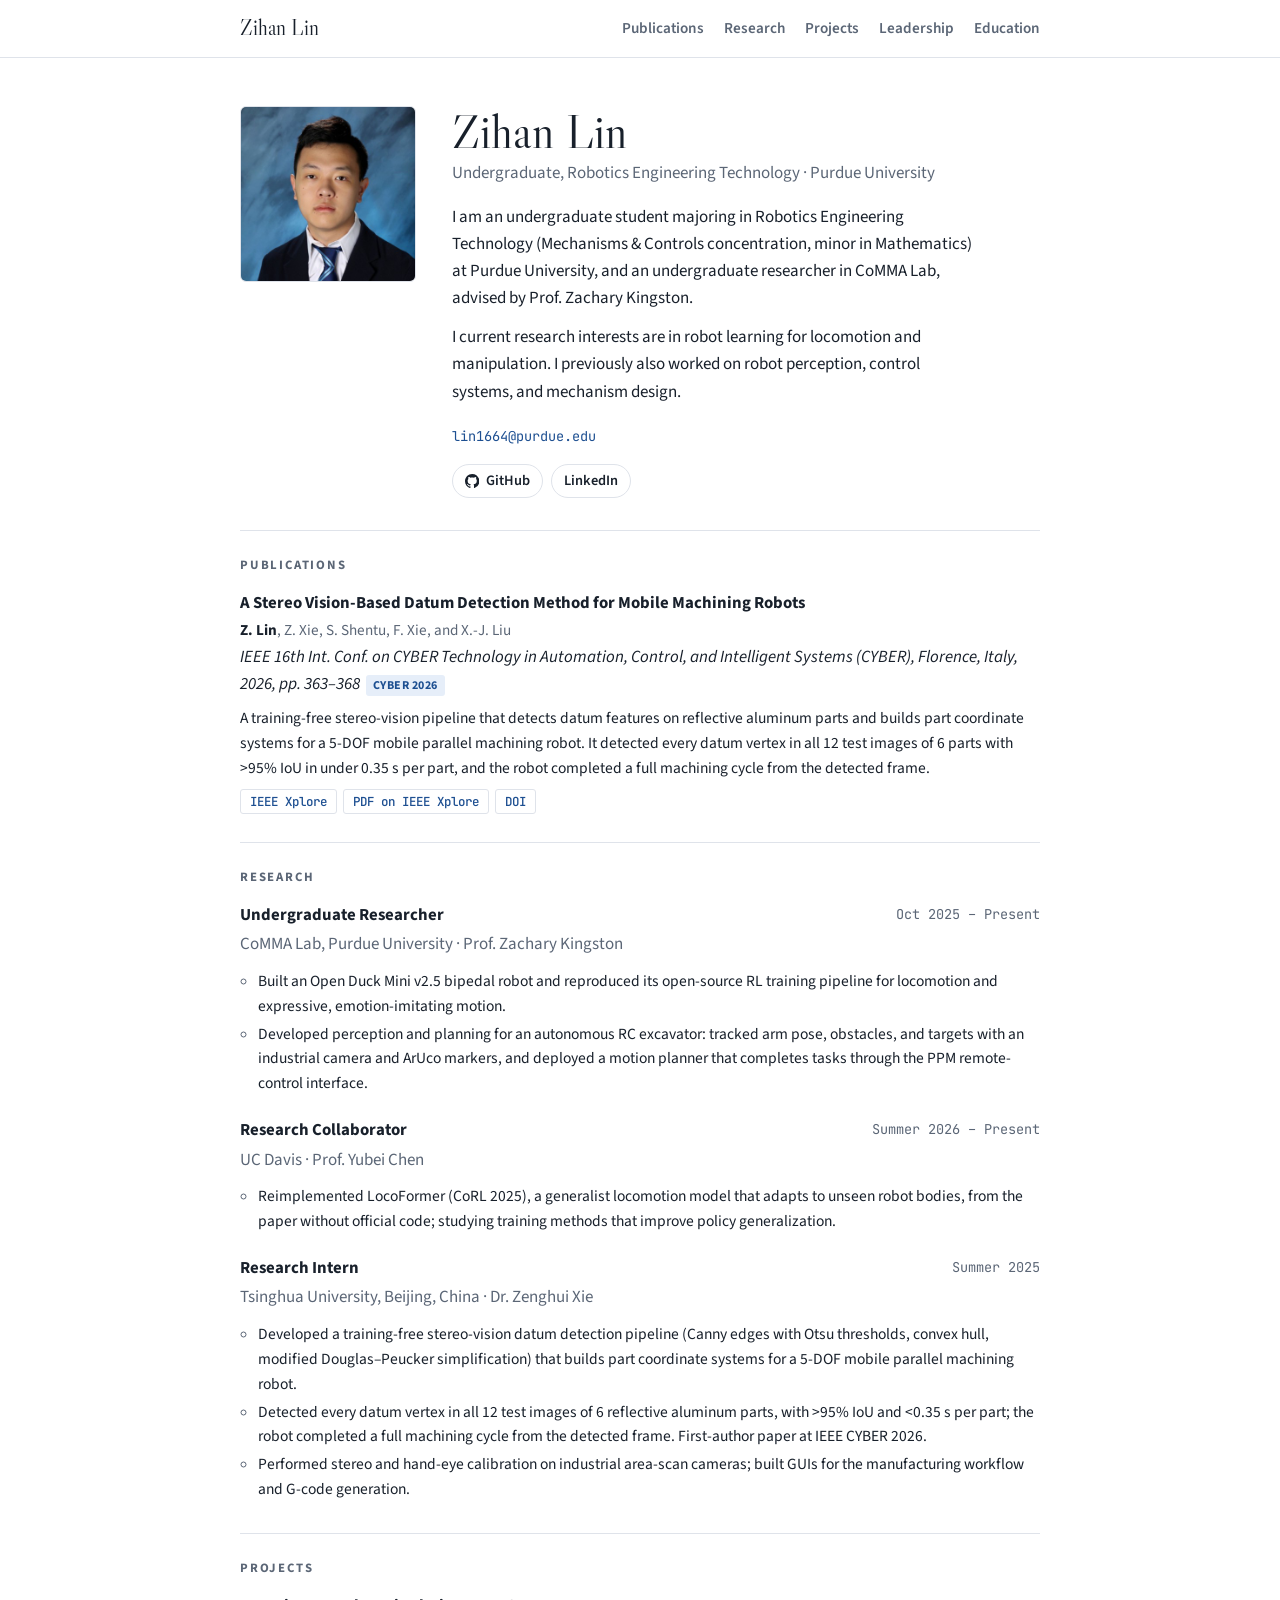
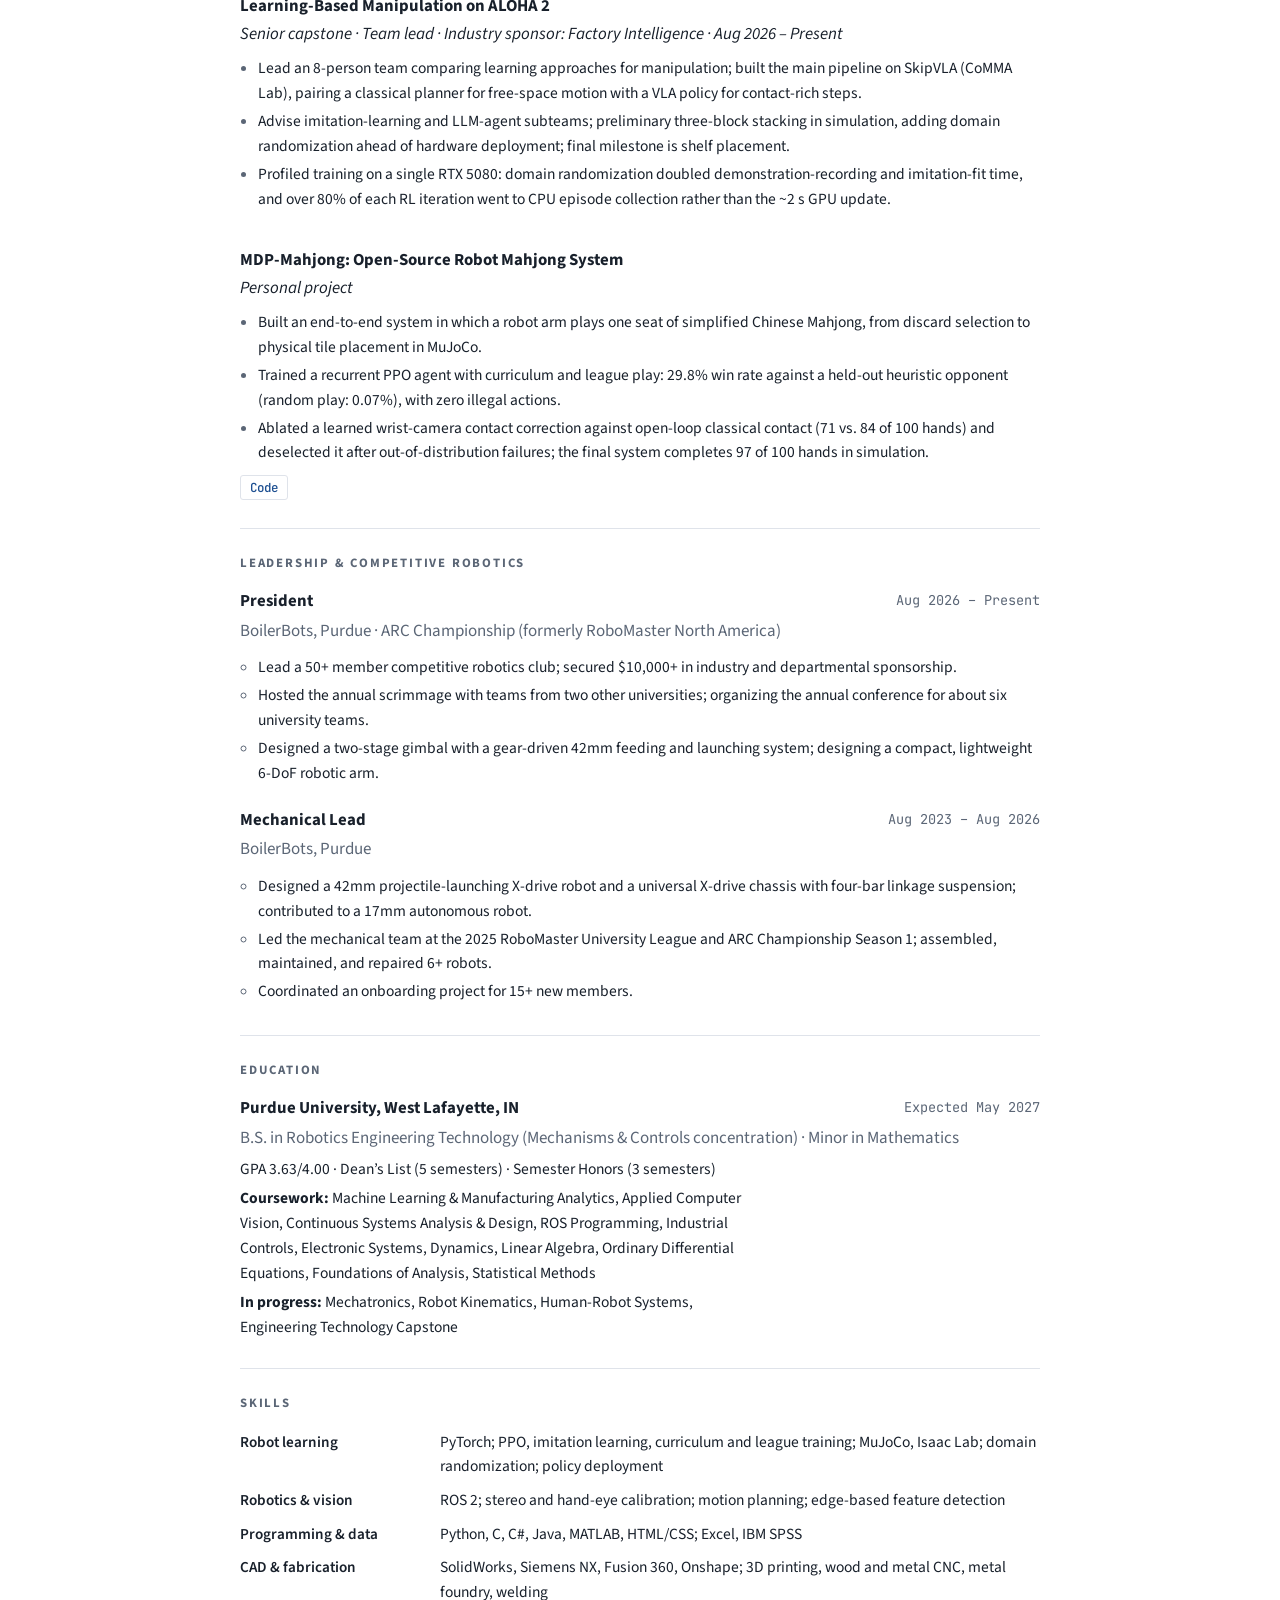
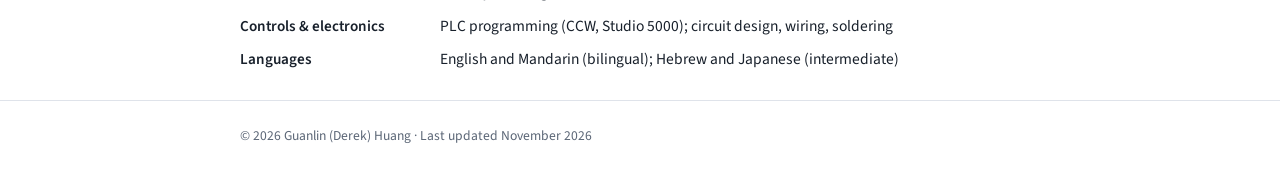
<file: index.html>
<!doctype html>
<html lang="en">
<head>
<meta charset="utf-8">
<meta name="viewport" content="width=device-width, initial-scale=1, viewport-fit=cover">
<title>Zihan Lin</title>
<meta name="claude:viewport-fit-sides" content="cover">
<meta name="description" content="Zihan Lin, undergraduate robotics researcher at Purdue University working on robot learning for locomotion and manipulation, and robot perception.">
<link rel="preconnect" href="https://fonts.googleapis.com">
<link rel="preconnect" href="https://fonts.gstatic.com" crossorigin>
<link rel="stylesheet" href="https://fonts.googleapis.com/css2?family=Libre+Caslon+Display&family=Source+Sans+3:ital,wght@0,400;0,600;0,700;1,400&family=JetBrains+Mono:wght@400;500&display=swap">
<style>
/* Layout: one narrow reading column; sticky name bar; profile row (photo | bio); sections stacked with small-caps labels. */
:root {
  --bg: #ffffff;
  --surface: #f3f5f8;
  --ink: #18202b;
  --muted: #5b6676;
  --rule: #dfe3ea;
  --accent: #1d4f91;
  --accent-soft: #e6eef9;
  --display: "Libre Caslon Display", "Iowan Old Style", Georgia, serif;
  --body: "Source Sans 3", "Segoe UI", system-ui, sans-serif;
  --mono: "JetBrains Mono", ui-monospace, Menlo, monospace;
  --col: 52rem;
}
@media (prefers-color-scheme: dark) {
  :root:not([data-theme="light"]) {
    --bg: #11151b; --surface: #1a2029; --ink: #e6eaf0; --muted: #9aa5b5;
    --rule: #2a313c; --accent: #8db4ec; --accent-soft: #1d2a3d; color-scheme: dark;
  }
}
:root[data-theme="dark"] {
  --bg: #11151b; --surface: #1a2029; --ink: #e6eaf0; --muted: #9aa5b5;
  --rule: #2a313c; --accent: #8db4ec; --accent-soft: #1d2a3d; color-scheme: dark;
}

* { box-sizing: border-box; }
html { scroll-behavior: smooth; scroll-padding-top: 4rem; }
@media (prefers-reduced-motion: reduce) { html { scroll-behavior: auto; } }
body {
  margin: 0; background: var(--bg); color: var(--ink);
  font: 400 1.0625rem/1.6 var(--body);
}
a { color: var(--accent); text-decoration: none; }
a:hover { text-decoration: underline; text-underline-offset: 3px; }
a:focus-visible, summary:focus-visible { outline: 2px solid var(--accent); outline-offset: 3px; border-radius: 3px; }

.wrap {
  max-width: var(--col); margin: 0 auto;
  padding-left: max(16px, env(safe-area-inset-left, 0px));
  padding-right: max(16px, env(safe-area-inset-right, 0px));
}

/* Top bar */
body::before { content: ""; position: fixed; inset: 0 0 auto; height: env(safe-area-inset-top, 0px); z-index: 10; background: var(--bg); }
.topbar {
  position: sticky; top: env(safe-area-inset-top, 0px); z-index: 5;
  background: color-mix(in srgb, var(--bg) 92%, transparent);
  backdrop-filter: blur(6px); border-bottom: 1px solid var(--rule);
}
.topbar .wrap { display: flex; align-items: center; justify-content: space-between; gap: 1rem; padding-block: .7rem; flex-wrap: wrap; }
.brand { font-family: var(--display); font-size: 1.35rem; color: var(--ink); }
.brand:hover { text-decoration: none; }
nav ul { display: flex; gap: 1.25rem; list-style: none; margin: 0; padding: 0; flex-wrap: wrap; }
nav a { color: var(--muted); font-size: .95rem; font-weight: 600; }
nav a:hover { color: var(--accent); text-decoration: none; }

/* Profile */
.profile { display: grid; grid-template-columns: 11rem 1fr; gap: 2.25rem; align-items: start; padding-block: 3rem 2rem; }
.photo {
  width: 11rem; max-width: 100%; height: auto; aspect-ratio: 1 / 1; border-radius: 6px; object-fit: cover;
  background: var(--surface); border: 1px solid var(--rule);
  display: block;
}
.profile-text { min-width: 0; }
h1 { font-family: var(--display); font-weight: 400; font-size: clamp(2.2rem, 5vw, 3rem); line-height: 1.05; margin: 0 0 .25rem; text-wrap: balance; }
.native { font-size: 1.1rem; color: var(--muted); margin-left: .35rem; font-family: var(--body); }
.role { color: var(--muted); margin: 0 0 1rem; }
.bio { margin: 0 0 1.25rem; max-width: 65ch; }
.bio p { margin: 0 0 .75rem; }
.contact { font-family: var(--mono); font-size: .85rem; color: var(--muted); margin: 0 0 1rem; }
.links { display: flex; flex-wrap: wrap; gap: .5rem; padding: 0; margin: 0; list-style: none; }
.links a {
  display: inline-flex; align-items: center; gap: .4rem;
  padding: .3rem .75rem; border: 1px solid var(--rule); border-radius: 999px;
  color: var(--ink); font-size: .9rem; font-weight: 600;
}
.links a:hover { border-color: var(--accent); color: var(--accent); text-decoration: none; }
.links svg { width: 1em; height: 1em; fill: currentColor; }
.links .cv { background: var(--accent); border-color: var(--accent); color: var(--bg); }
.links .cv:hover { color: var(--bg); opacity: .9; }

/* Sections */
section { padding-block: 1.75rem; border-top: 1px solid var(--rule); }
h2 {
  font: 700 .8rem/1 var(--body); text-transform: uppercase; letter-spacing: .14em;
  color: var(--muted); margin: 0 0 1.25rem;
}
h3 { font-size: 1.05rem; line-height: 1.35; margin: 0 0 .2rem; text-wrap: balance; }

/* News */
.news { list-style: none; margin: 0; padding: 0; display: grid; gap: .45rem; }
.news li { display: grid; grid-template-columns: 5.5rem 1fr; gap: 1rem; }
.news time { font-family: var(--mono); font-size: .85rem; color: var(--muted); padding-top: .15rem; font-variant-numeric: tabular-nums; }
.news span { min-width: 0; }
details summary { cursor: pointer; color: var(--accent); font-weight: 600; font-size: .9rem; margin-top: .6rem; list-style: none; }
details summary::-webkit-details-marker { display: none; }
details[open] summary .more { display: none; }
details:not([open]) summary .less { display: none; }
details .news { margin-top: .45rem; }

/* Publications + projects */
.entry.text-only { grid-template-columns: 1fr; }
.entries { display: grid; gap: 1.75rem; }
.entry { display: grid; grid-template-columns: 12rem 1fr; gap: 1.5rem; align-items: start; }
.thumb {
  width: 100%; max-width: 100%; aspect-ratio: 16 / 10; border-radius: 4px; object-fit: cover;
  background:
    repeating-linear-gradient(135deg, transparent 0 10px, color-mix(in srgb, var(--accent) 8%, transparent) 10px 11px),
    var(--surface);
  border: 1px solid var(--rule);
  display: grid; place-items: center; color: var(--muted); font: 500 .75rem var(--mono);
}
.entry > a { display: block; }
.entry-body { min-width: 0; }
.authors { margin: 0; color: var(--muted); font-size: .95rem; }
.authors .me { color: var(--ink); font-weight: 700; }
.venue { margin: .1rem 0 .5rem; font-style: italic; }
.venue .tag { font-style: normal; font-size: .75rem; font-weight: 700; letter-spacing: .04em; color: var(--accent); background: var(--accent-soft); padding: .1rem .45rem; border-radius: 3px; margin-left: .35rem; }
.desc { margin: 0 0 .5rem; font-size: .97rem; }
.btns { display: flex; flex-wrap: wrap; gap: .4rem; }
.btns a { font: 500 .78rem var(--mono); padding: .2rem .55rem; border: 1px solid var(--rule); border-radius: 3px; }
.btns a:hover { border-color: var(--accent); text-decoration: none; }
.sub { font-weight: 600; font-size: .95rem; margin: 0 0 1rem; color: var(--ink); }
.sub + .entries + .sub { margin-top: 2rem; }

/* Experience */
.timeline { list-style: none; margin: 0; padding: 0; display: grid; gap: 1.25rem; }
.timeline > li { display: grid; grid-template-columns: 1fr auto; gap: .1rem 1rem; }
.timeline .when { font-family: var(--mono); font-size: .85rem; color: var(--muted); font-variant-numeric: tabular-nums; white-space: nowrap; }
.timeline .org { color: var(--muted); grid-column: 1 / -1; margin: 0; }
.timeline .what { grid-column: 1 / -1; margin: .2rem 0 0; font-size: .97rem; max-width: 65ch; }

footer { border-top: 1px solid var(--rule); padding-block: 1.5rem 2.5rem; color: var(--muted); font-size: .85rem; }

@media (max-width: 640px) {
  .profile { grid-template-columns: 1fr; gap: 1.25rem; padding-block: 2rem 1.5rem; }
  .photo { width: 8rem; }
  .entry { grid-template-columns: 1fr; gap: .75rem; }
  .thumb { max-width: 20rem; }
  .news li { grid-template-columns: 1fr; gap: 0; }
  nav ul { gap: .9rem; }
}

/* Bullet points under research, project, and leadership entries */
.points { grid-column: 1 / -1; margin: .35rem 0 0; padding-left: 1.1rem; font-size: .97rem; }
.points li { margin: .2rem 0; }
.points li::marker { color: var(--muted); }
.entry-body .points { margin-bottom: .6rem; }
.role-line { grid-column: 1 / -1; margin: 0; font-style: italic; color: var(--muted); font-size: .95rem; }

/* Education + skills */
.facts { display: grid; grid-template-columns: 11rem 1fr; gap: .55rem 1.5rem; margin: 0; }
.facts dt { font-weight: 600; font-size: .95rem; }
.facts dd { margin: 0; font-size: .97rem; min-width: 0; }
@media (max-width: 640px) {
  .facts { grid-template-columns: 1fr; gap: 0; }
  .facts dd { margin-bottom: .6rem; }
}
</style>
</head>
<body>

<header class="topbar">
  <div class="wrap">
    <a class="brand" href="#top">Zihan Lin</a>
    <nav aria-label="Sections">
      <ul>
        <li><a href="#publications">Publications</a></li>
        <li><a href="#research">Research</a></li>
        <li><a href="#projects">Projects</a></li>
        <li><a href="#leadership">Leadership</a></li>
        <li><a href="#education">Education</a></li>
      </ul>
    </nav>
  </div>
</header>

<main class="wrap" id="top">
  <div class="profile">
    <img class="photo" src="assets/1757467432481.jfif" alt="Portrait of Zihan Lin" width="400" height="400">
    <div class="profile-text">
      <h1>Zihan Lin</h1>
      <p class="role">Undergraduate, Robotics Engineering Technology · Purdue University</p>
      <div class="bio">
        <p>I am an undergraduate student majoring in Robotics Engineering Technology (Mechanisms &amp; Controls concentration, minor in Mathematics) at Purdue University, and an undergraduate researcher in CoMMA Lab, advised by Prof. Zachary Kingston.</p>
        <p>I current research interests are in robot learning for locomotion and manipulation. I previously also worked on robot perception, control systems, and mechanism design.</p>
      </div>
      <p class="contact"><a href="mailto:lin1664@purdue.edu">lin1664@purdue.edu</a></p>
      <ul class="links">
        <li><a href="https://github.com/zilin12">
          <svg viewBox="0 0 16 16" aria-hidden="true"><path d="M8 0C3.58 0 0 3.58 0 8c0 3.54 2.29 6.53 5.47 7.59.4.07.55-.17.55-.38 0-.19-.01-.82-.01-1.49-2.01.37-2.53-.49-2.69-.94-.09-.23-.48-.94-.82-1.13-.28-.15-.68-.52-.01-.53.63-.01 1.08.58 1.23.82.72 1.21 1.87.87 2.33.66.07-.52.28-.87.51-1.07-1.78-.2-3.64-.89-3.64-3.95 0-.87.31-1.59.82-2.15-.08-.2-.36-1.02.08-2.12 0 0 .67-.21 2.2.82.64-.18 1.32-.27 2-.27s1.36.09 2 .27c1.53-1.04 2.2-.82 2.2-.82.44 1.1.16 1.92.08 2.12.51.56.82 1.27.82 2.15 0 3.07-1.87 3.75-3.65 3.95.29.25.54.73.54 1.48 0 1.07-.01 1.93-.01 2.2 0 .21.15.46.55.38A8.01 8.01 0 0 0 16 8c0-4.42-3.58-8-8-8Z"/></svg>
          GitHub</a></li>
        <li><a href="https://www.linkedin.com/in/zihan-lin-a1785b256/">LinkedIn</a></li>
      </ul>
    </div>
  </div>

  <section id="publications">
    <h2>Publications</h2>
    <div class="entries">

      <article class="entry text-only">
        <div class="entry-body">
          <h3>A Stereo Vision-Based Datum Detection Method for Mobile Machining Robots</h3>
          <p class="authors"><span class="me">Z. Lin</span>, Z. Xie, S. Shentu, F. Xie, and X.-J. Liu</p>
          <p class="venue">IEEE 16th Int. Conf. on CYBER Technology in Automation, Control, and Intelligent Systems (CYBER), Florence, Italy, 2026, pp. 363–368<span class="tag">CYBER 2026</span></p>
          <p class="desc">A training-free stereo-vision pipeline that detects datum features on reflective aluminum parts and builds part coordinate systems for a 5-DOF mobile parallel machining robot. It detected every datum vertex in all 12 test images of 6 parts with &gt;95% IoU in under 0.35 s per part, and the robot completed a full machining cycle from the detected frame.</p>
          <div class="btns">
            <a href="https://ieeexplore.ieee.org/document/11695445">IEEE Xplore</a>
            <a href="https://ieeexplore.ieee.org/stamp/stamp.jsp?tp=&amp;arnumber=11695445">PDF on IEEE Xplore</a>
            <a href="https://doi.org/10.1109/CYBER71431.2026.11695445">DOI</a>
          </div>
        </div>
      </article>
    </div>
  </section>

  <section id="research">
    <h2>Research</h2>
    <ul class="timeline">
      <li>
        <h3>Undergraduate Researcher</h3><span class="when">Oct 2025 – Present</span>
        <p class="org">CoMMA Lab, Purdue University · Prof. Zachary Kingston</p>
        <ul class="points">
          <li>Built an Open Duck Mini v2.5 bipedal robot and reproduced its open-source RL training pipeline for locomotion and expressive, emotion-imitating motion.</li>
          <li>Developed perception and planning for an autonomous RC excavator: tracked arm pose, obstacles, and targets with an industrial camera and ArUco markers, and deployed a motion planner that completes tasks through the PPM remote-control interface.</li>
        </ul>
      </li>
      <li>
        <h3>Research Collaborator</h3><span class="when">Summer 2026 – Present</span>
        <p class="org">UC Davis · Prof. Yubei Chen</p>
        <ul class="points">
          <li>Reimplemented LocoFormer (CoRL 2025), a generalist locomotion model that adapts to unseen robot bodies, from the paper without official code; studying training methods that improve policy generalization.</li>
        </ul>
      </li>
      <li>
        <h3>Research Intern</h3><span class="when">Summer 2025</span>
        <p class="org">Tsinghua University, Beijing, China · Dr. Zenghui Xie</p>
        <ul class="points">
          <li>Developed a training-free stereo-vision datum detection pipeline (Canny edges with Otsu thresholds, convex hull, modified Douglas–Peucker simplification) that builds part coordinate systems for a 5-DOF mobile parallel machining robot.</li>
          <li>Detected every datum vertex in all 12 test images of 6 reflective aluminum parts, with &gt;95% IoU and &lt;0.35 s per part; the robot completed a full machining cycle from the detected frame. First-author paper at IEEE CYBER 2026.</li>
          <li>Performed stereo and hand-eye calibration on industrial area-scan cameras; built GUIs for the manufacturing workflow and G-code generation.</li>
        </ul>
      </li>
    </ul>
  </section>

  <section id="projects">
    <h2>Projects</h2>
    <div class="entries">
      <article class="entry text-only">
        <div class="entry-body">
          <h3>Learning-Based Manipulation on ALOHA 2</h3>
          <p class="venue">Senior capstone · Team lead · Industry sponsor: Factory Intelligence · Aug 2026 – Present</p>
          <ul class="points">
            <li>Lead an 8-person team comparing learning approaches for manipulation; built the main pipeline on SkipVLA (CoMMA Lab), pairing a classical planner for free-space motion with a VLA policy for contact-rich steps.</li>
            <li>Advise imitation-learning and LLM-agent subteams; preliminary three-block stacking in simulation, adding domain randomization ahead of hardware deployment; final milestone is shelf placement.</li>
            <li>Profiled training on a single RTX 5080: domain randomization doubled demonstration-recording and imitation-fit time, and over 80% of each RL iteration went to CPU episode collection rather than the ~2 s GPU update.</li>
          </ul>
        </div>
      </article>
      <article class="entry text-only">
        <div class="entry-body">
          <h3>MDP-Mahjong: Open-Source Robot Mahjong System</h3>
          <p class="venue">Personal project</p>
          <ul class="points">
            <li>Built an end-to-end system in which a robot arm plays one seat of simplified Chinese Mahjong, from discard selection to physical tile placement in MuJoCo.</li>
            <li>Trained a recurrent PPO agent with curriculum and league play: 29.8% win rate against a held-out heuristic opponent (random play: 0.07%), with zero illegal actions.</li>
            <li>Ablated a learned wrist-camera contact correction against open-loop classical contact (71 vs. 84 of 100 hands) and deselected it after out-of-distribution failures; the final system completes 97 of 100 hands in simulation.</li>
          </ul>
          <div class="btns"><a href="https://github.com/zilin12/MDP-Mahjong">Code</a></div>
        </div>
      </article>
    </div>
  </section>

  <section id="leadership">
    <h2>Leadership &amp; Competitive Robotics</h2>
    <ul class="timeline">
      <li>
        <h3>President</h3><span class="when">Aug 2026 – Present</span>
        <p class="org">BoilerBots, Purdue · ARC Championship (formerly RoboMaster North America)</p>
        <ul class="points">
          <li>Lead a 50+ member competitive robotics club; secured $10,000+ in industry and departmental sponsorship.</li>
          <li>Hosted the annual scrimmage with teams from two other universities; organizing the annual conference for about six university teams.</li>
          <li>Designed a two-stage gimbal with a gear-driven 42mm feeding and launching system; designing a compact, lightweight 6-DoF robotic arm.</li>
        </ul>
      </li>
      <li>
        <h3>Mechanical Lead</h3><span class="when">Aug 2023 – Aug 2026</span>
        <p class="org">BoilerBots, Purdue</p>
        <ul class="points">
          <li>Designed a 42mm projectile-launching X-drive robot and a universal X-drive chassis with four-bar linkage suspension; contributed to a 17mm autonomous robot.</li>
          <li>Led the mechanical team at the 2025 RoboMaster University League and ARC Championship Season 1; assembled, maintained, and repaired 6+ robots.</li>
          <li>Coordinated an onboarding project for 15+ new members.</li>
        </ul>
      </li>
    </ul>
  </section>

  <section id="education">
    <h2>Education</h2>
    <ul class="timeline">
      <li>
        <h3>Purdue University, West Lafayette, IN</h3><span class="when">Expected May 2027</span>
        <p class="org">B.S. in Robotics Engineering Technology (Mechanisms &amp; Controls concentration) · Minor in Mathematics</p>
        <p class="what">GPA 3.63/4.00 · Dean’s List (5 semesters) · Semester Honors (3 semesters)</p>
        <p class="what"><strong>Coursework:</strong> Machine Learning &amp; Manufacturing Analytics, Applied Computer Vision, Continuous Systems Analysis &amp; Design, ROS Programming, Industrial Controls, Electronic Systems, Dynamics, Linear Algebra, Ordinary Differential Equations, Foundations of Analysis, Statistical Methods</p>
        <p class="what"><strong>In progress:</strong> Mechatronics, Robot Kinematics, Human-Robot Systems, Engineering Technology Capstone</p>
      </li>
    </ul>
  </section>

  <section id="skills">
    <h2>Skills</h2>
    <dl class="facts">
      <dt>Robot learning</dt><dd>PyTorch; PPO, imitation learning, curriculum and league training; MuJoCo, Isaac Lab; domain randomization; policy deployment</dd>
      <dt>Robotics &amp; vision</dt><dd>ROS 2; stereo and hand-eye calibration; motion planning; edge-based feature detection</dd>
      <dt>Programming &amp; data</dt><dd>Python, C, C#, Java, MATLAB, HTML/CSS; Excel, IBM SPSS</dd>
      <dt>CAD &amp; fabrication</dt><dd>SolidWorks, Siemens NX, Fusion 360, Onshape; 3D printing, wood and metal CNC, metal foundry, welding</dd>
      <dt>Controls &amp; electronics</dt><dd>PLC programming (CCW, Studio 5000); circuit design, wiring, soldering</dd>
      <dt>Languages</dt><dd>English and Mandarin (bilingual); Hebrew and Japanese (intermediate)</dd>
    </dl>
  </section>
</main>

<footer>
  <div class="wrap">© 2026 Guanlin (Derek) Huang · Last updated November 2026</div>
</footer>
</body>
</html>
</file>
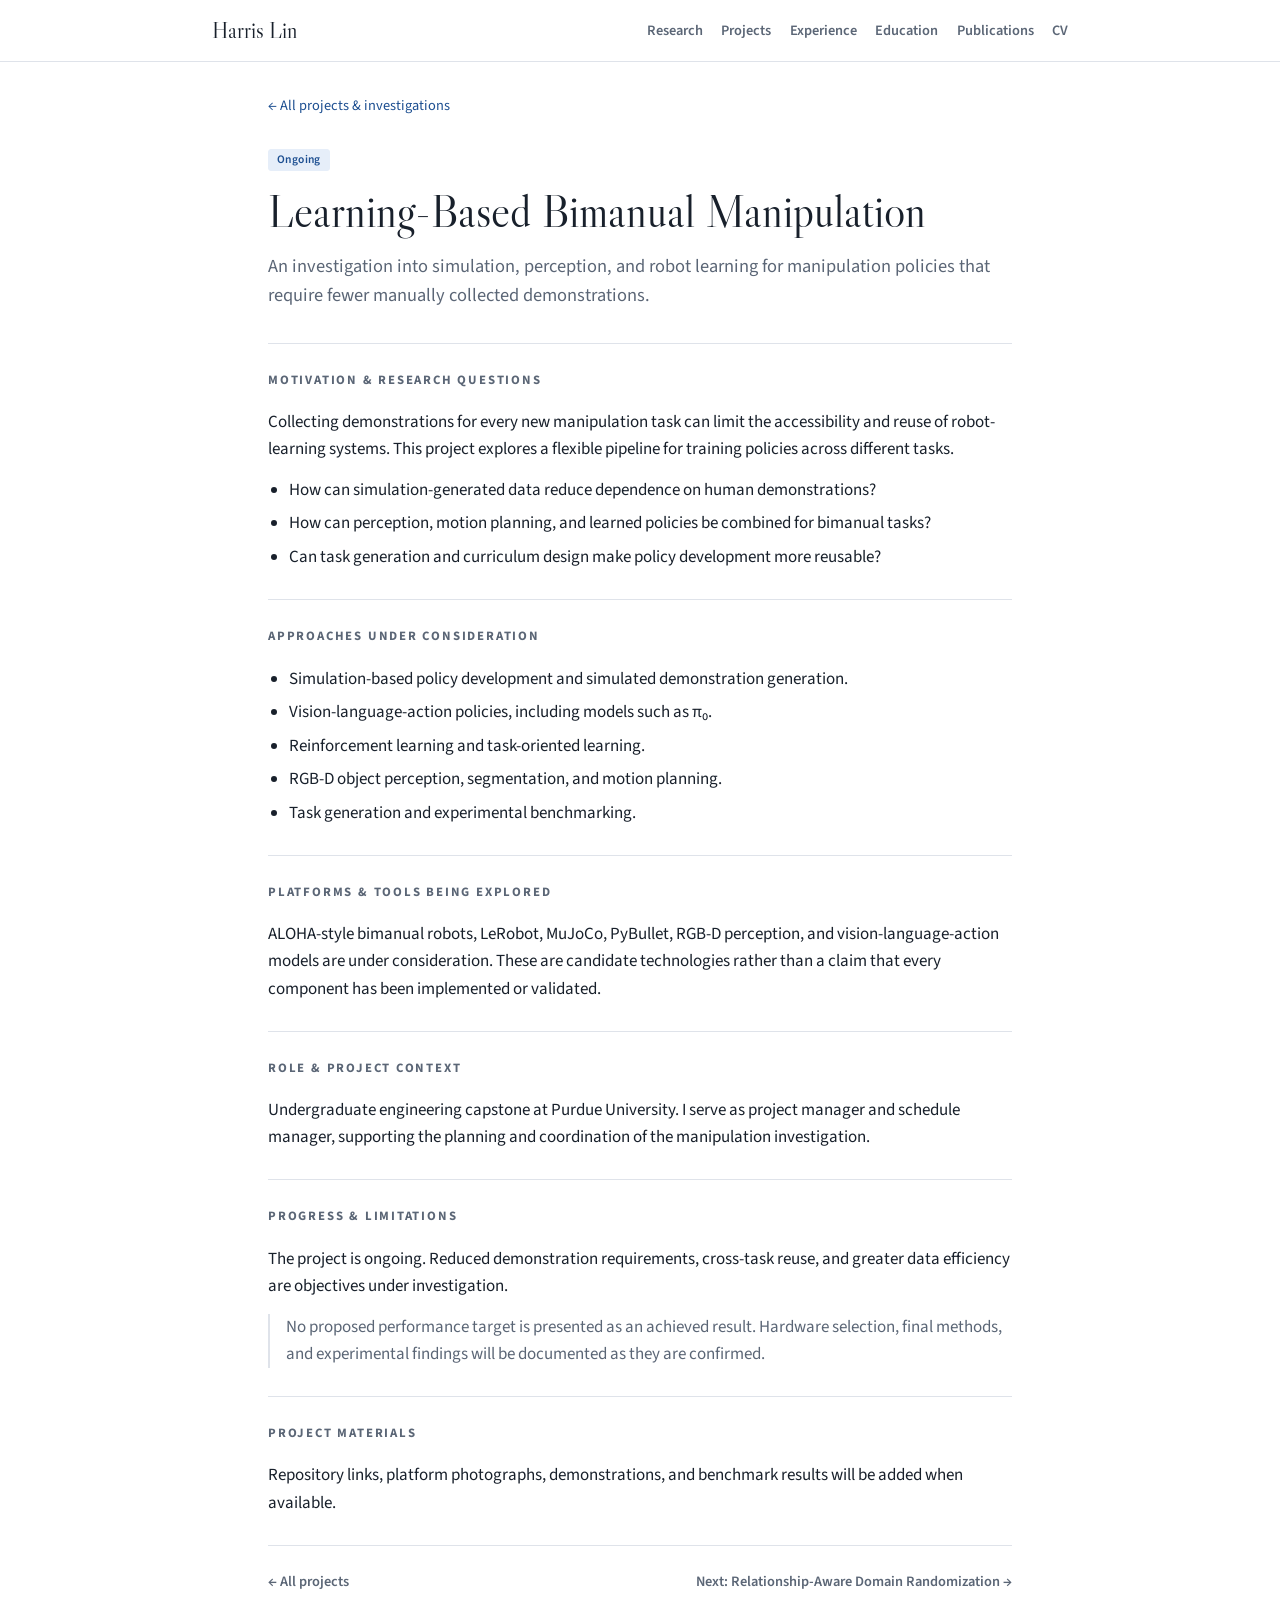
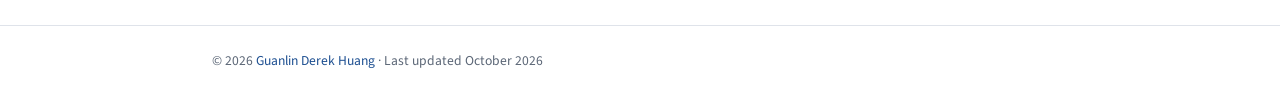
<file: projects/bimanual-manipulation.html>
<!doctype html>
<html lang="en">
<head>
  <meta charset="utf-8">
  <meta name="viewport" content="width=device-width, initial-scale=1, viewport-fit=cover">
  <title>Learning-Based Bimanual Manipulation | Harris Lin</title>
  <meta name="description" content="An investigation into simulation, perception, and robot learning for manipulation policies that require fewer manually collected demonstrations.">
  <link rel="preconnect" href="https://fonts.googleapis.com">
  <link rel="preconnect" href="https://fonts.gstatic.com" crossorigin>
  <link rel="stylesheet" href="https://fonts.googleapis.com/css2?family=Libre+Caslon+Display&family=Source+Sans+3:ital,wght@0,400;0,600;0,700;1,400&family=JetBrains+Mono:wght@400;500&display=swap">
  <link rel="stylesheet" href="../assets/styles.css">
</head>
<body>
<a class="skip-link" href="#main">Skip to content</a>
<header class="topbar">
  <div class="wrap">
    <a class="brand" href="../index.html#top">Harris Lin</a>
    <nav aria-label="Sections">
      <ul>
        <li><a href="../index.html#research">Research</a></li>
        <li><a href="../index.html#projects">Projects</a></li>
        <li><a href="../index.html#experience">Experience</a></li>
        <li><a href="../index.html#education">Education</a></li>
        <li><a href="../index.html#publications">Publications</a></li>
        <li><a href="../index.html#cv">CV</a></li>
      </ul>
    </nav>
  </div>
</header>

<main class="wrap project-main" id="main">
  <p class="breadcrumb"><a href="../index.html#projects">← All projects &amp; investigations</a></p>
  <header class="project-header">
    <p class="status ongoing">Ongoing</p>
    <h1>Learning-Based Bimanual Manipulation</h1>
    <p class="lead">An investigation into simulation, perception, and robot learning for manipulation policies that require fewer manually collected demonstrations.</p>
  </header>

  <section aria-labelledby="section-0">
    <h2 id="section-0">Motivation &amp; research questions</h2>
    <p>Collecting demonstrations for every new manipulation task can limit the accessibility and reuse of robot-learning systems. This project explores a flexible pipeline for training policies across different tasks.</p>
    <ul>
    <li>How can simulation-generated data reduce dependence on human demonstrations?</li>
    <li>How can perception, motion planning, and learned policies be combined for bimanual tasks?</li>
    <li>Can task generation and curriculum design make policy development more reusable?</li>
    </ul>
  </section>

  <section aria-labelledby="section-1">
    <h2 id="section-1">Approaches under consideration</h2>
    <ul>
    <li>Simulation-based policy development and simulated demonstration generation.</li>
    <li>Vision-language-action policies, including models such as π₀.</li>
    <li>Reinforcement learning and task-oriented learning.</li>
    <li>RGB-D object perception, segmentation, and motion planning.</li>
    <li>Task generation and experimental benchmarking.</li>
    </ul>
  </section>

  <section aria-labelledby="section-2">
    <h2 id="section-2">Platforms &amp; tools being explored</h2>
    <p>ALOHA-style bimanual robots, LeRobot, MuJoCo, PyBullet, RGB-D perception, and vision-language-action models are under consideration. These are candidate technologies rather than a claim that every component has been implemented or validated.</p>
  </section>

  <section aria-labelledby="section-3">
    <h2 id="section-3">Role &amp; project context</h2>
    <p>Undergraduate engineering capstone at Purdue University. I serve as project manager and schedule manager, supporting the planning and coordination of the manipulation investigation.</p>
  </section>

  <section aria-labelledby="section-4">
    <h2 id="section-4">Progress &amp; limitations</h2>
    <p>The project is ongoing. Reduced demonstration requirements, cross-task reuse, and greater data efficiency are objectives under investigation.</p>
    <p class="note">No proposed performance target is presented as an achieved result. Hardware selection, final methods, and experimental findings will be documented as they are confirmed.</p>
  </section>

  <section aria-labelledby="section-5">
    <h2 id="section-5">Project materials</h2>
    <p>Repository links, platform photographs, demonstrations, and benchmark results will be added when available.</p>
  </section>

  <nav class="project-nav" aria-label="Project navigation">
    <a href="../index.html#projects">← All projects</a>
    <a href="relationship-aware-randomization.html">Next: Relationship-Aware Domain Randomization <span aria-hidden="true">→</span></a>
  </nav>
</main>

<footer>
  <div class="wrap">© 2026 <a href="https://guanlinderekhuang.github.io">Guanlin Derek Huang</a> · Last updated October 2026</div>
</footer>
</body>
</html>
</file>
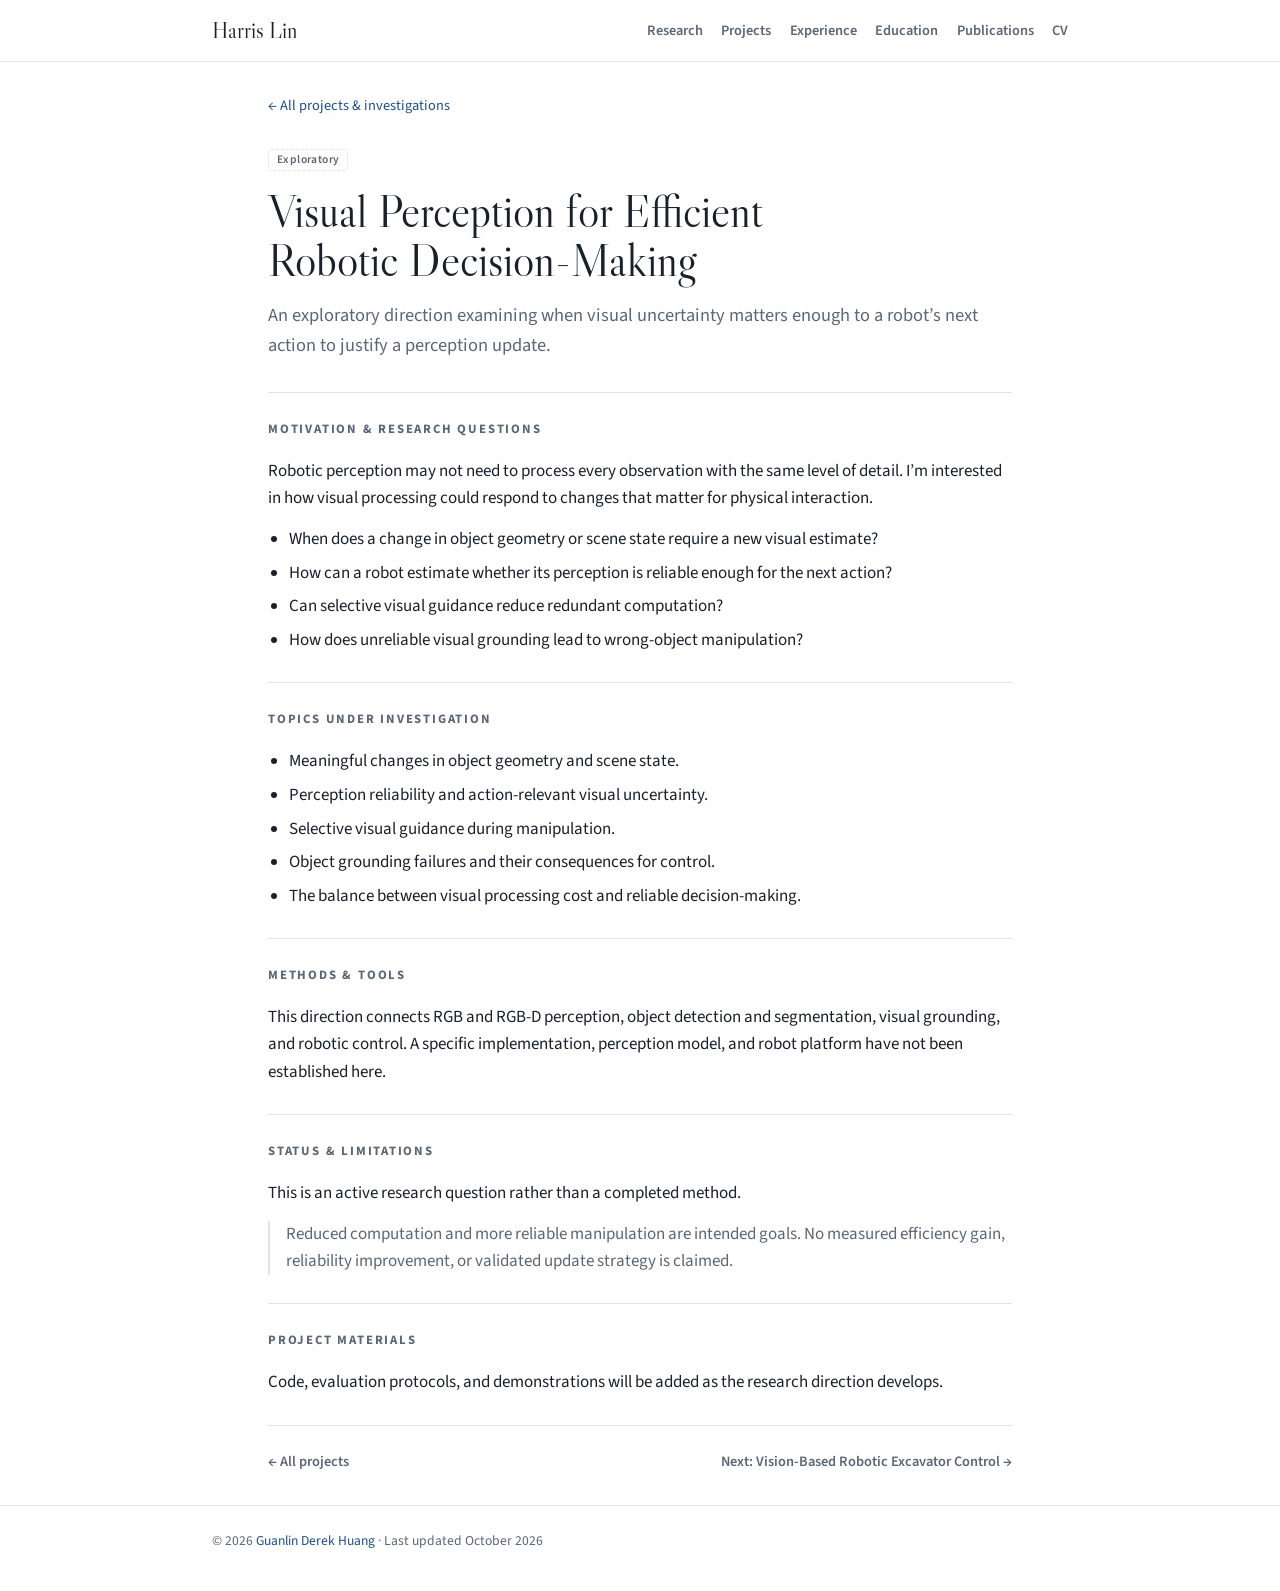
<file: projects/efficient-perception.html>
<!doctype html>
<html lang="en">
<head>
  <meta charset="utf-8">
  <meta name="viewport" content="width=device-width, initial-scale=1, viewport-fit=cover">
  <title>Visual Perception for Efficient Robotic Decision-Making | Harris Lin</title>
  <meta name="description" content="An exploratory direction examining when visual uncertainty matters enough to a robot’s next action to justify a perception update.">
  <link rel="preconnect" href="https://fonts.googleapis.com">
  <link rel="preconnect" href="https://fonts.gstatic.com" crossorigin>
  <link rel="stylesheet" href="https://fonts.googleapis.com/css2?family=Libre+Caslon+Display&family=Source+Sans+3:ital,wght@0,400;0,600;0,700;1,400&family=JetBrains+Mono:wght@400;500&display=swap">
  <link rel="stylesheet" href="../assets/styles.css">
</head>
<body>
<a class="skip-link" href="#main">Skip to content</a>
<header class="topbar">
  <div class="wrap">
    <a class="brand" href="../index.html#top">Harris Lin</a>
    <nav aria-label="Sections">
      <ul>
        <li><a href="../index.html#research">Research</a></li>
        <li><a href="../index.html#projects">Projects</a></li>
        <li><a href="../index.html#experience">Experience</a></li>
        <li><a href="../index.html#education">Education</a></li>
        <li><a href="../index.html#publications">Publications</a></li>
        <li><a href="../index.html#cv">CV</a></li>
      </ul>
    </nav>
  </div>
</header>

<main class="wrap project-main" id="main">
  <p class="breadcrumb"><a href="../index.html#projects">← All projects &amp; investigations</a></p>
  <header class="project-header">
    <p class="status exploratory">Exploratory</p>
    <h1>Visual Perception for Efficient Robotic Decision-Making</h1>
    <p class="lead">An exploratory direction examining when visual uncertainty matters enough to a robot’s next action to justify a perception update.</p>
  </header>

  <section aria-labelledby="section-0">
    <h2 id="section-0">Motivation &amp; research questions</h2>
    <p>Robotic perception may not need to process every observation with the same level of detail. I’m interested in how visual processing could respond to changes that matter for physical interaction.</p>
    <ul>
    <li>When does a change in object geometry or scene state require a new visual estimate?</li>
    <li>How can a robot estimate whether its perception is reliable enough for the next action?</li>
    <li>Can selective visual guidance reduce redundant computation?</li>
    <li>How does unreliable visual grounding lead to wrong-object manipulation?</li>
    </ul>
  </section>

  <section aria-labelledby="section-1">
    <h2 id="section-1">Topics under investigation</h2>
    <ul>
    <li>Meaningful changes in object geometry and scene state.</li>
    <li>Perception reliability and action-relevant visual uncertainty.</li>
    <li>Selective visual guidance during manipulation.</li>
    <li>Object grounding failures and their consequences for control.</li>
    <li>The balance between visual processing cost and reliable decision-making.</li>
    </ul>
  </section>

  <section aria-labelledby="section-2">
    <h2 id="section-2">Methods &amp; tools</h2>
    <p>This direction connects RGB and RGB-D perception, object detection and segmentation, visual grounding, and robotic control. A specific implementation, perception model, and robot platform have not been established here.</p>
  </section>

  <section aria-labelledby="section-3">
    <h2 id="section-3">Status &amp; limitations</h2>
    <p>This is an active research question rather than a completed method.</p>
    <p class="note">Reduced computation and more reliable manipulation are intended goals. No measured efficiency gain, reliability improvement, or validated update strategy is claimed.</p>
  </section>

  <section aria-labelledby="section-4">
    <h2 id="section-4">Project materials</h2>
    <p>Code, evaluation protocols, and demonstrations will be added as the research direction develops.</p>
  </section>

  <nav class="project-nav" aria-label="Project navigation">
    <a href="../index.html#projects">← All projects</a>
    <a href="vision-excavator.html">Next: Vision-Based Robotic Excavator Control <span aria-hidden="true">→</span></a>
  </nav>
</main>

<footer>
  <div class="wrap">© 2026 <a href="https://guanlinderekhuang.github.io">Guanlin Derek Huang</a> · Last updated October 2026</div>
</footer>
</body>
</html>
</file>
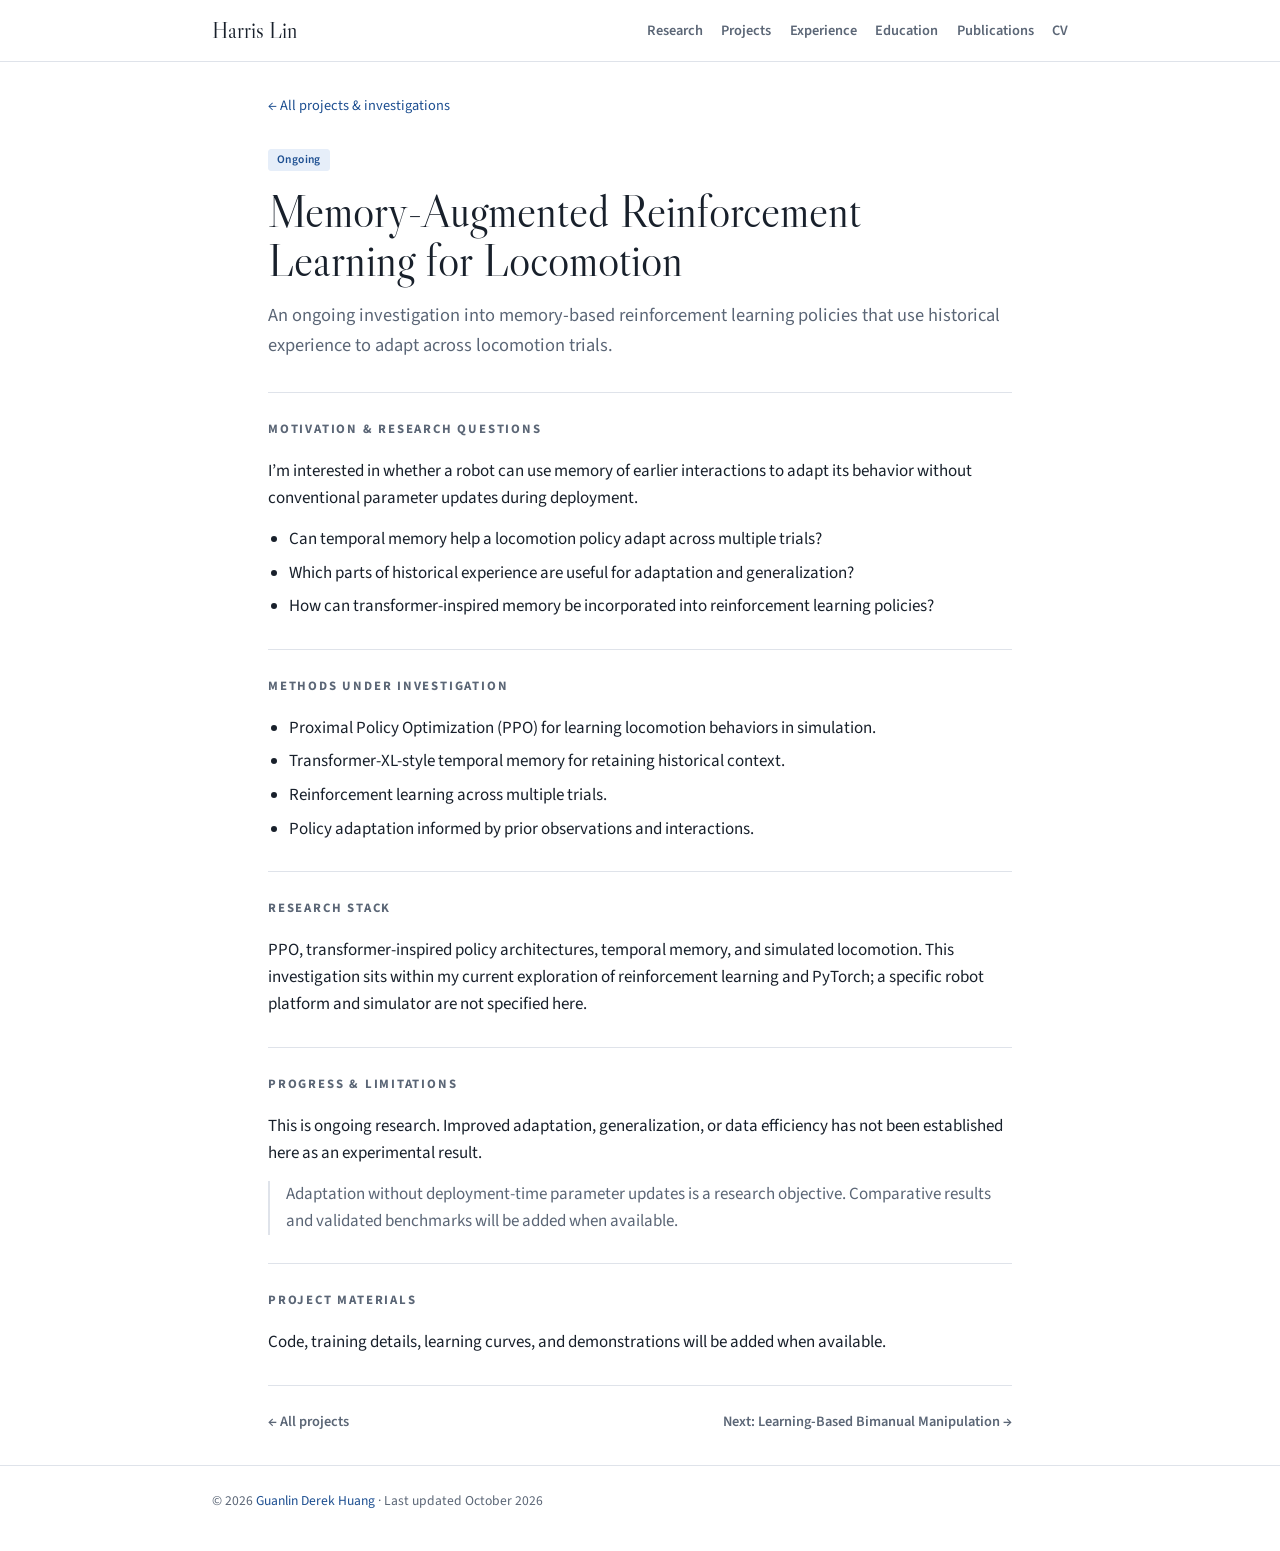
<file: projects/memory-augmented-rl.html>
<!doctype html>
<html lang="en">
<head>
  <meta charset="utf-8">
  <meta name="viewport" content="width=device-width, initial-scale=1, viewport-fit=cover">
  <title>Memory-Augmented Reinforcement Learning for Locomotion | Harris Lin</title>
  <meta name="description" content="An ongoing investigation into memory-based reinforcement learning policies that use historical experience to adapt across locomotion trials.">
  <link rel="preconnect" href="https://fonts.googleapis.com">
  <link rel="preconnect" href="https://fonts.gstatic.com" crossorigin>
  <link rel="stylesheet" href="https://fonts.googleapis.com/css2?family=Libre+Caslon+Display&family=Source+Sans+3:ital,wght@0,400;0,600;0,700;1,400&family=JetBrains+Mono:wght@400;500&display=swap">
  <link rel="stylesheet" href="../assets/styles.css">
</head>
<body>
<a class="skip-link" href="#main">Skip to content</a>
<header class="topbar">
  <div class="wrap">
    <a class="brand" href="../index.html#top">Harris Lin</a>
    <nav aria-label="Sections">
      <ul>
        <li><a href="../index.html#research">Research</a></li>
        <li><a href="../index.html#projects">Projects</a></li>
        <li><a href="../index.html#experience">Experience</a></li>
        <li><a href="../index.html#education">Education</a></li>
        <li><a href="../index.html#publications">Publications</a></li>
        <li><a href="../index.html#cv">CV</a></li>
      </ul>
    </nav>
  </div>
</header>

<main class="wrap project-main" id="main">
  <p class="breadcrumb"><a href="../index.html#projects">← All projects &amp; investigations</a></p>
  <header class="project-header">
    <p class="status ongoing">Ongoing</p>
    <h1>Memory-Augmented Reinforcement Learning for Locomotion</h1>
    <p class="lead">An ongoing investigation into memory-based reinforcement learning policies that use historical experience to adapt across locomotion trials.</p>
  </header>

  <section aria-labelledby="section-0">
    <h2 id="section-0">Motivation &amp; research questions</h2>
    <p>I’m interested in whether a robot can use memory of earlier interactions to adapt its behavior without conventional parameter updates during deployment.</p>
    <ul>
    <li>Can temporal memory help a locomotion policy adapt across multiple trials?</li>
    <li>Which parts of historical experience are useful for adaptation and generalization?</li>
    <li>How can transformer-inspired memory be incorporated into reinforcement learning policies?</li>
    </ul>
  </section>

  <section aria-labelledby="section-1">
    <h2 id="section-1">Methods under investigation</h2>
    <ul>
    <li>Proximal Policy Optimization (PPO) for learning locomotion behaviors in simulation.</li>
    <li>Transformer-XL-style temporal memory for retaining historical context.</li>
    <li>Reinforcement learning across multiple trials.</li>
    <li>Policy adaptation informed by prior observations and interactions.</li>
    </ul>
  </section>

  <section aria-labelledby="section-2">
    <h2 id="section-2">Research stack</h2>
    <p>PPO, transformer-inspired policy architectures, temporal memory, and simulated locomotion. This investigation sits within my current exploration of reinforcement learning and PyTorch; a specific robot platform and simulator are not specified here.</p>
  </section>

  <section aria-labelledby="section-3">
    <h2 id="section-3">Progress &amp; limitations</h2>
    <p>This is ongoing research. Improved adaptation, generalization, or data efficiency has not been established here as an experimental result.</p>
    <p class="note">Adaptation without deployment-time parameter updates is a research objective. Comparative results and validated benchmarks will be added when available.</p>
  </section>

  <section aria-labelledby="section-4">
    <h2 id="section-4">Project materials</h2>
    <p>Code, training details, learning curves, and demonstrations will be added when available.</p>
  </section>

  <nav class="project-nav" aria-label="Project navigation">
    <a href="../index.html#projects">← All projects</a>
    <a href="bimanual-manipulation.html">Next: Learning-Based Bimanual Manipulation <span aria-hidden="true">→</span></a>
  </nav>
</main>

<footer>
  <div class="wrap">© 2026 <a href="https://guanlinderekhuang.github.io">Guanlin Derek Huang</a> · Last updated October 2026</div>
</footer>
</body>
</html>
</file>
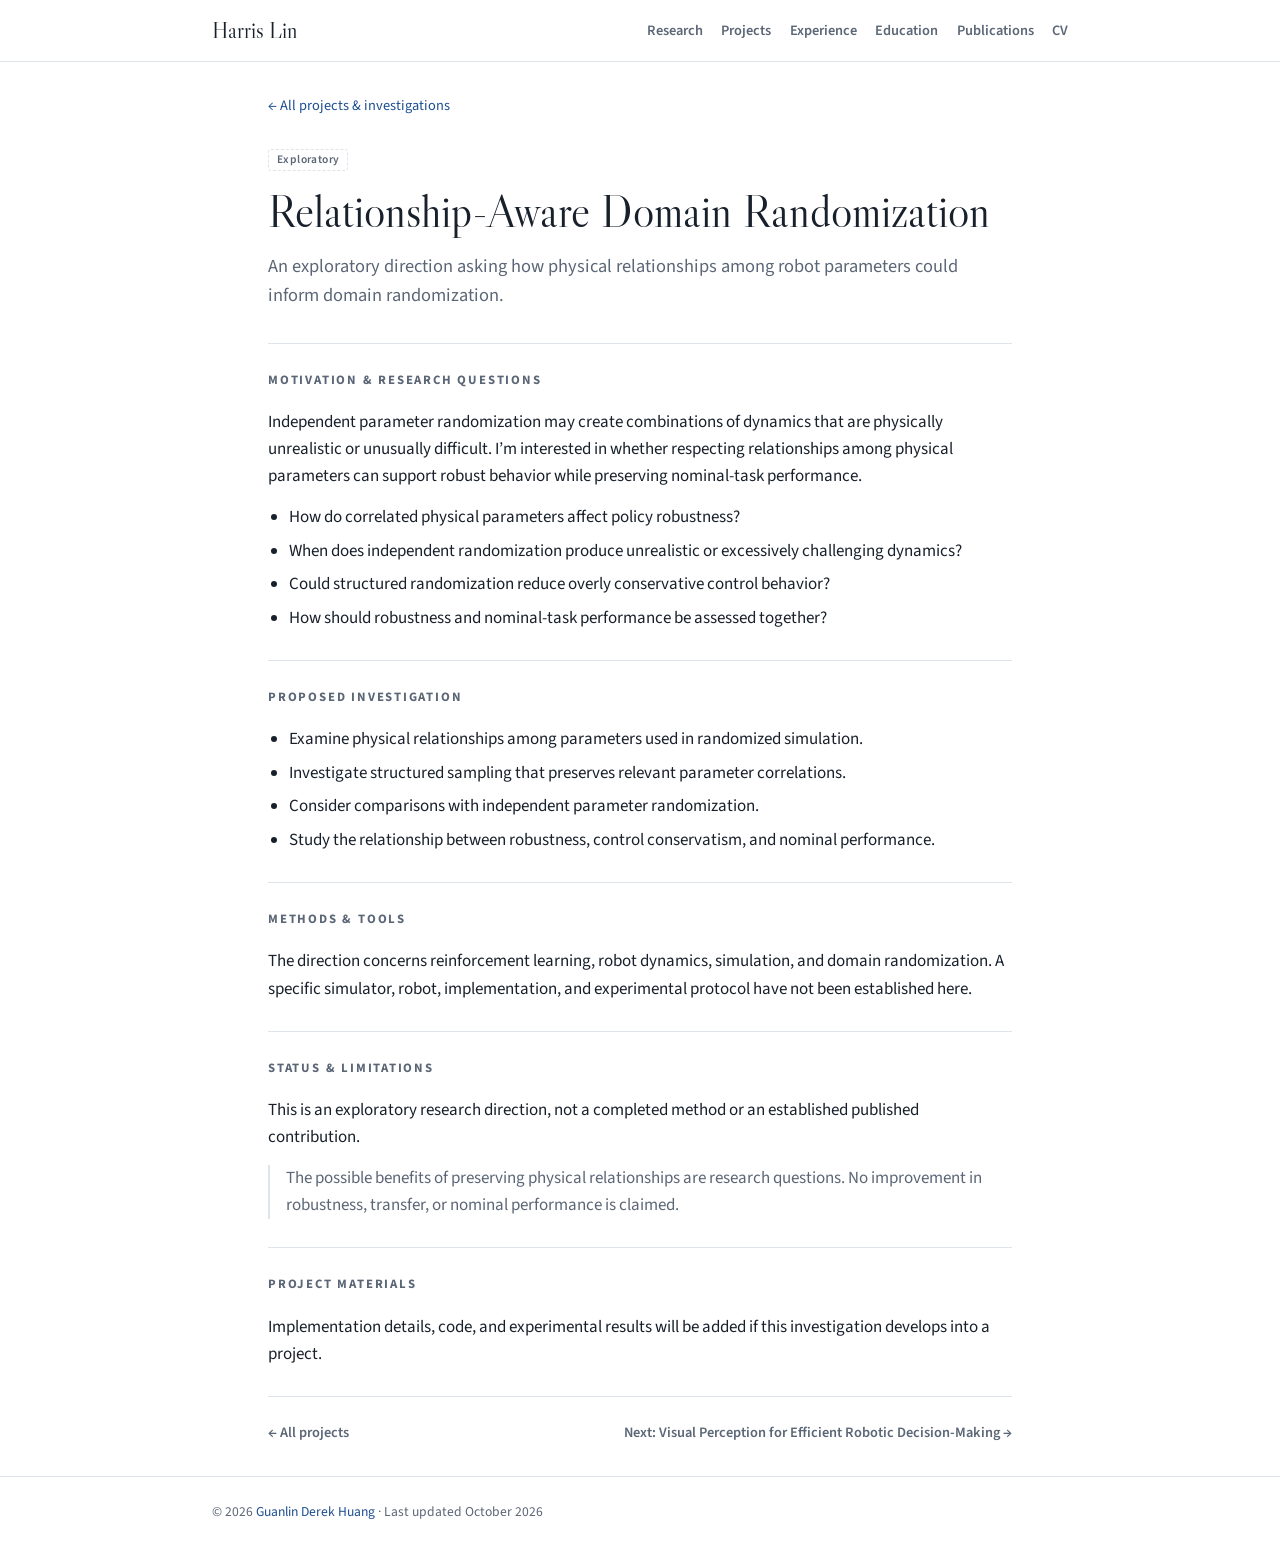
<file: projects/relationship-aware-randomization.html>
<!doctype html>
<html lang="en">
<head>
  <meta charset="utf-8">
  <meta name="viewport" content="width=device-width, initial-scale=1, viewport-fit=cover">
  <title>Relationship-Aware Domain Randomization | Harris Lin</title>
  <meta name="description" content="An exploratory direction asking how physical relationships among robot parameters could inform domain randomization.">
  <link rel="preconnect" href="https://fonts.googleapis.com">
  <link rel="preconnect" href="https://fonts.gstatic.com" crossorigin>
  <link rel="stylesheet" href="https://fonts.googleapis.com/css2?family=Libre+Caslon+Display&family=Source+Sans+3:ital,wght@0,400;0,600;0,700;1,400&family=JetBrains+Mono:wght@400;500&display=swap">
  <link rel="stylesheet" href="../assets/styles.css">
</head>
<body>
<a class="skip-link" href="#main">Skip to content</a>
<header class="topbar">
  <div class="wrap">
    <a class="brand" href="../index.html#top">Harris Lin</a>
    <nav aria-label="Sections">
      <ul>
        <li><a href="../index.html#research">Research</a></li>
        <li><a href="../index.html#projects">Projects</a></li>
        <li><a href="../index.html#experience">Experience</a></li>
        <li><a href="../index.html#education">Education</a></li>
        <li><a href="../index.html#publications">Publications</a></li>
        <li><a href="../index.html#cv">CV</a></li>
      </ul>
    </nav>
  </div>
</header>

<main class="wrap project-main" id="main">
  <p class="breadcrumb"><a href="../index.html#projects">← All projects &amp; investigations</a></p>
  <header class="project-header">
    <p class="status exploratory">Exploratory</p>
    <h1>Relationship-Aware Domain Randomization</h1>
    <p class="lead">An exploratory direction asking how physical relationships among robot parameters could inform domain randomization.</p>
  </header>

  <section aria-labelledby="section-0">
    <h2 id="section-0">Motivation &amp; research questions</h2>
    <p>Independent parameter randomization may create combinations of dynamics that are physically unrealistic or unusually difficult. I’m interested in whether respecting relationships among physical parameters can support robust behavior while preserving nominal-task performance.</p>
    <ul>
    <li>How do correlated physical parameters affect policy robustness?</li>
    <li>When does independent randomization produce unrealistic or excessively challenging dynamics?</li>
    <li>Could structured randomization reduce overly conservative control behavior?</li>
    <li>How should robustness and nominal-task performance be assessed together?</li>
    </ul>
  </section>

  <section aria-labelledby="section-1">
    <h2 id="section-1">Proposed investigation</h2>
    <ul>
    <li>Examine physical relationships among parameters used in randomized simulation.</li>
    <li>Investigate structured sampling that preserves relevant parameter correlations.</li>
    <li>Consider comparisons with independent parameter randomization.</li>
    <li>Study the relationship between robustness, control conservatism, and nominal performance.</li>
    </ul>
  </section>

  <section aria-labelledby="section-2">
    <h2 id="section-2">Methods &amp; tools</h2>
    <p>The direction concerns reinforcement learning, robot dynamics, simulation, and domain randomization. A specific simulator, robot, implementation, and experimental protocol have not been established here.</p>
  </section>

  <section aria-labelledby="section-3">
    <h2 id="section-3">Status &amp; limitations</h2>
    <p>This is an exploratory research direction, not a completed method or an established published contribution.</p>
    <p class="note">The possible benefits of preserving physical relationships are research questions. No improvement in robustness, transfer, or nominal performance is claimed.</p>
  </section>

  <section aria-labelledby="section-4">
    <h2 id="section-4">Project materials</h2>
    <p>Implementation details, code, and experimental results will be added if this investigation develops into a project.</p>
  </section>

  <nav class="project-nav" aria-label="Project navigation">
    <a href="../index.html#projects">← All projects</a>
    <a href="efficient-perception.html">Next: Visual Perception for Efficient Robotic Decision-Making <span aria-hidden="true">→</span></a>
  </nav>
</main>

<footer>
  <div class="wrap">© 2026 <a href="https://guanlinderekhuang.github.io">Guanlin Derek Huang</a> · Last updated October 2026</div>
</footer>
</body>
</html>
</file>
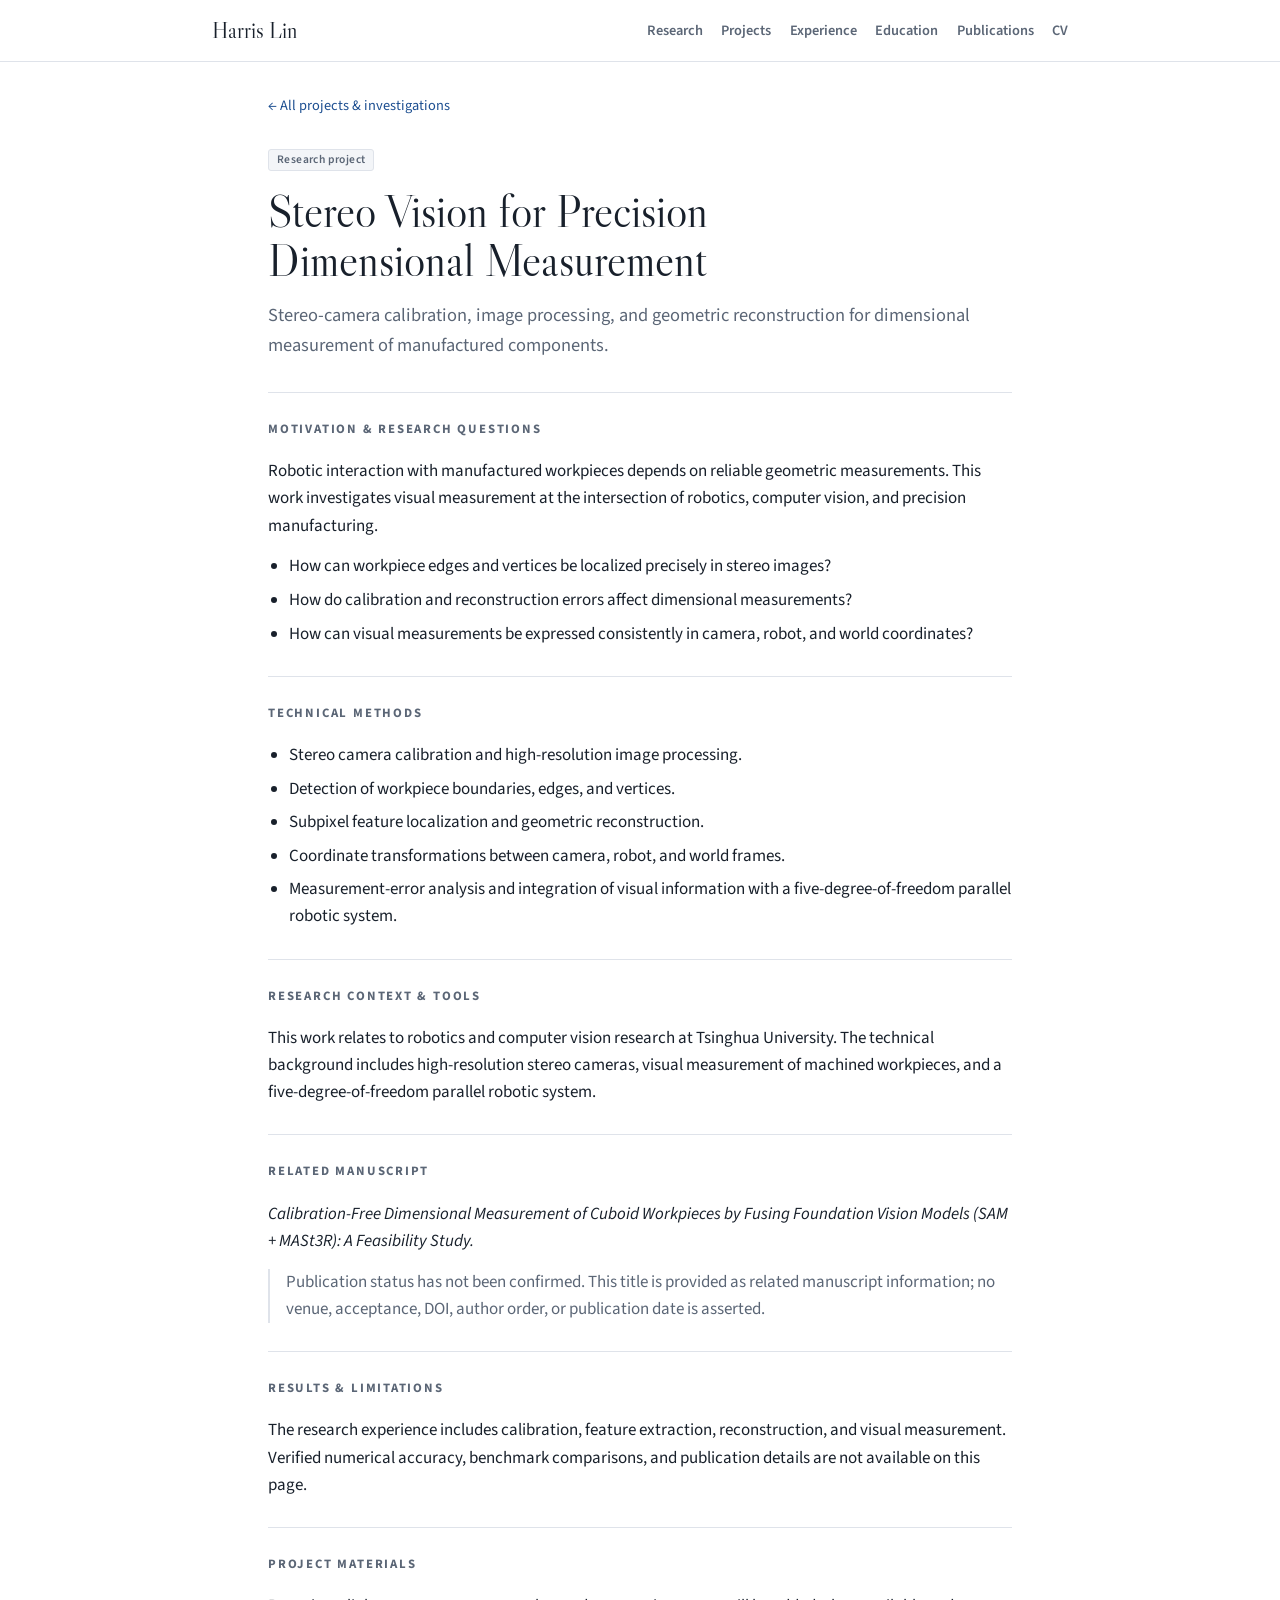
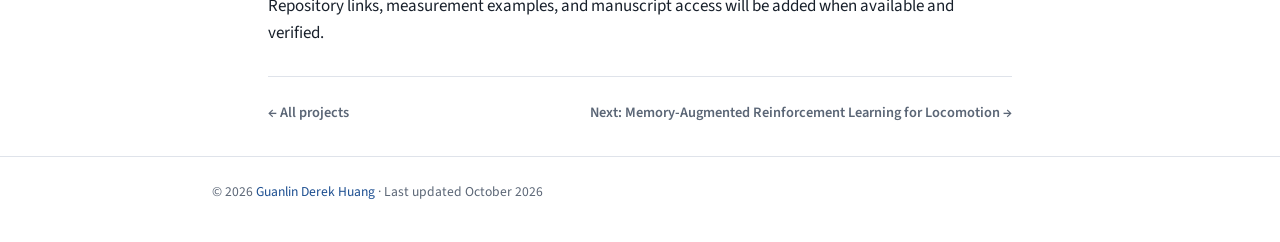
<file: projects/stereo-measurement.html>
<!doctype html>
<html lang="en">
<head>
  <meta charset="utf-8">
  <meta name="viewport" content="width=device-width, initial-scale=1, viewport-fit=cover">
  <title>Stereo Vision for Precision Dimensional Measurement | Harris Lin</title>
  <meta name="description" content="Stereo-camera calibration, image processing, and geometric reconstruction for dimensional measurement of manufactured components.">
  <link rel="preconnect" href="https://fonts.googleapis.com">
  <link rel="preconnect" href="https://fonts.gstatic.com" crossorigin>
  <link rel="stylesheet" href="https://fonts.googleapis.com/css2?family=Libre+Caslon+Display&family=Source+Sans+3:ital,wght@0,400;0,600;0,700;1,400&family=JetBrains+Mono:wght@400;500&display=swap">
  <link rel="stylesheet" href="../assets/styles.css">
</head>
<body>
<a class="skip-link" href="#main">Skip to content</a>
<header class="topbar">
  <div class="wrap">
    <a class="brand" href="../index.html#top">Harris Lin</a>
    <nav aria-label="Sections">
      <ul>
        <li><a href="../index.html#research">Research</a></li>
        <li><a href="../index.html#projects">Projects</a></li>
        <li><a href="../index.html#experience">Experience</a></li>
        <li><a href="../index.html#education">Education</a></li>
        <li><a href="../index.html#publications">Publications</a></li>
        <li><a href="../index.html#cv">CV</a></li>
      </ul>
    </nav>
  </div>
</header>

<main class="wrap project-main" id="main">
  <p class="breadcrumb"><a href="../index.html#projects">← All projects &amp; investigations</a></p>
  <header class="project-header">
    <p class="status">Research project</p>
    <h1>Stereo Vision for Precision Dimensional Measurement</h1>
    <p class="lead">Stereo-camera calibration, image processing, and geometric reconstruction for dimensional measurement of manufactured components.</p>
  </header>

  <section aria-labelledby="section-0">
    <h2 id="section-0">Motivation &amp; research questions</h2>
    <p>Robotic interaction with manufactured workpieces depends on reliable geometric measurements. This work investigates visual measurement at the intersection of robotics, computer vision, and precision manufacturing.</p>
    <ul>
    <li>How can workpiece edges and vertices be localized precisely in stereo images?</li>
    <li>How do calibration and reconstruction errors affect dimensional measurements?</li>
    <li>How can visual measurements be expressed consistently in camera, robot, and world coordinates?</li>
    </ul>
  </section>

  <section aria-labelledby="section-1">
    <h2 id="section-1">Technical methods</h2>
    <ul>
    <li>Stereo camera calibration and high-resolution image processing.</li>
    <li>Detection of workpiece boundaries, edges, and vertices.</li>
    <li>Subpixel feature localization and geometric reconstruction.</li>
    <li>Coordinate transformations between camera, robot, and world frames.</li>
    <li>Measurement-error analysis and integration of visual information with a five-degree-of-freedom parallel robotic system.</li>
    </ul>
  </section>

  <section aria-labelledby="section-2">
    <h2 id="section-2">Research context &amp; tools</h2>
    <p>This work relates to robotics and computer vision research at Tsinghua University. The technical background includes high-resolution stereo cameras, visual measurement of machined workpieces, and a five-degree-of-freedom parallel robotic system.</p>
  </section>

  <section aria-labelledby="section-3" id="manuscript">
    <h2 id="section-3">Related manuscript</h2>
    <p>
    <cite>Calibration-Free Dimensional Measurement of Cuboid Workpieces by Fusing Foundation Vision Models (SAM + MASt3R): A Feasibility Study.</cite>
    </p>
    <p class="note">Publication status has not been confirmed. This title is provided as related manuscript information; no venue, acceptance, DOI, author order, or publication date is asserted.</p>
  </section>

  <section aria-labelledby="section-4">
    <h2 id="section-4">Results &amp; limitations</h2>
    <p>The research experience includes calibration, feature extraction, reconstruction, and visual measurement. Verified numerical accuracy, benchmark comparisons, and publication details are not available on this page.</p>
  </section>

  <section aria-labelledby="section-5">
    <h2 id="section-5">Project materials</h2>
    <p>Repository links, measurement examples, and manuscript access will be added when available and verified.</p>
  </section>

  <nav class="project-nav" aria-label="Project navigation">
    <a href="../index.html#projects">← All projects</a>
    <a href="memory-augmented-rl.html">Next: Memory-Augmented Reinforcement Learning for Locomotion <span aria-hidden="true">→</span></a>
  </nav>
</main>

<footer>
  <div class="wrap">© 2026 <a href="https://guanlinderekhuang.github.io">Guanlin Derek Huang</a> · Last updated October 2026</div>
</footer>
</body>
</html>
</file>
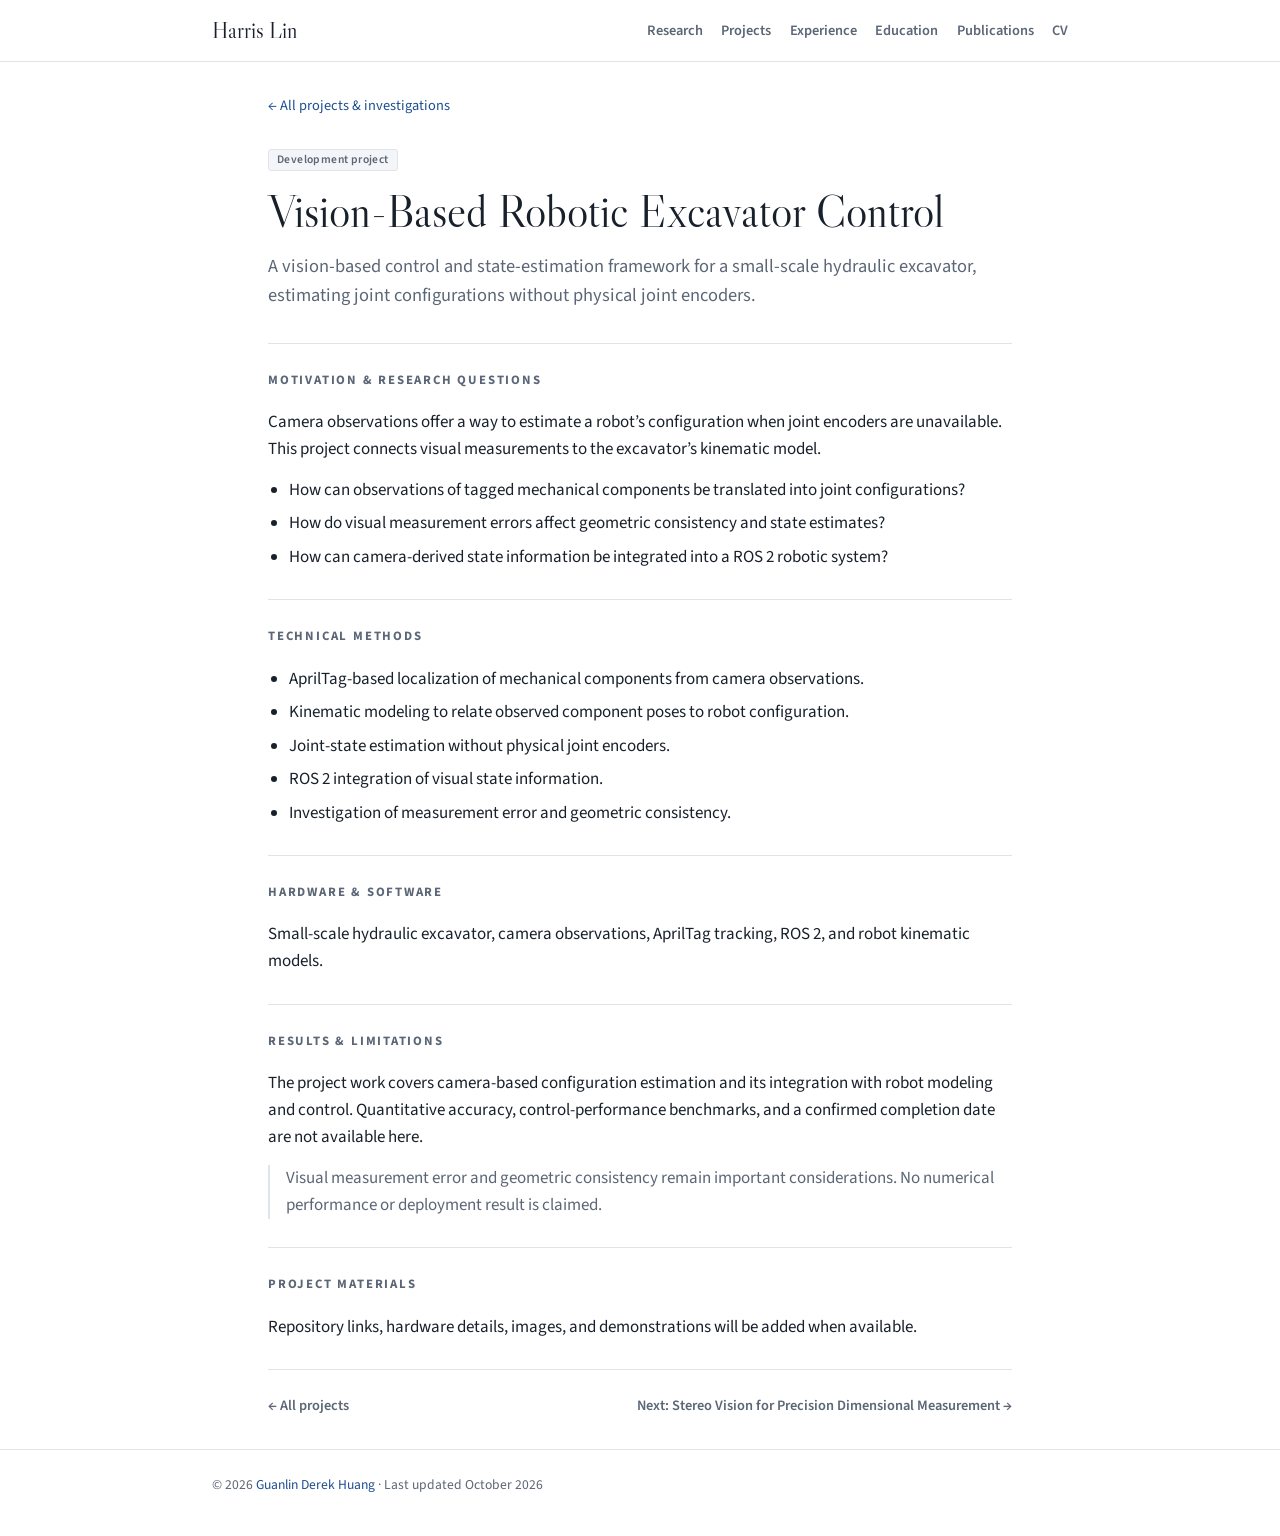
<file: projects/vision-excavator.html>
<!doctype html>
<html lang="en">
<head>
  <meta charset="utf-8">
  <meta name="viewport" content="width=device-width, initial-scale=1, viewport-fit=cover">
  <title>Vision-Based Robotic Excavator Control | Harris Lin</title>
  <meta name="description" content="A vision-based control and state-estimation framework for a small-scale hydraulic excavator, estimating joint configurations without physical joint encoders.">
  <link rel="preconnect" href="https://fonts.googleapis.com">
  <link rel="preconnect" href="https://fonts.gstatic.com" crossorigin>
  <link rel="stylesheet" href="https://fonts.googleapis.com/css2?family=Libre+Caslon+Display&family=Source+Sans+3:ital,wght@0,400;0,600;0,700;1,400&family=JetBrains+Mono:wght@400;500&display=swap">
  <link rel="stylesheet" href="../assets/styles.css">
</head>
<body>
<a class="skip-link" href="#main">Skip to content</a>
<header class="topbar">
  <div class="wrap">
    <a class="brand" href="../index.html#top">Harris Lin</a>
    <nav aria-label="Sections">
      <ul>
        <li><a href="../index.html#research">Research</a></li>
        <li><a href="../index.html#projects">Projects</a></li>
        <li><a href="../index.html#experience">Experience</a></li>
        <li><a href="../index.html#education">Education</a></li>
        <li><a href="../index.html#publications">Publications</a></li>
        <li><a href="../index.html#cv">CV</a></li>
      </ul>
    </nav>
  </div>
</header>

<main class="wrap project-main" id="main">
  <p class="breadcrumb"><a href="../index.html#projects">← All projects &amp; investigations</a></p>
  <header class="project-header">
    <p class="status">Development project</p>
    <h1>Vision-Based Robotic Excavator Control</h1>
    <p class="lead">A vision-based control and state-estimation framework for a small-scale hydraulic excavator, estimating joint configurations without physical joint encoders.</p>
  </header>

  <section aria-labelledby="section-0">
    <h2 id="section-0">Motivation &amp; research questions</h2>
    <p>Camera observations offer a way to estimate a robot’s configuration when joint encoders are unavailable. This project connects visual measurements to the excavator’s kinematic model.</p>
    <ul>
    <li>How can observations of tagged mechanical components be translated into joint configurations?</li>
    <li>How do visual measurement errors affect geometric consistency and state estimates?</li>
    <li>How can camera-derived state information be integrated into a ROS 2 robotic system?</li>
    </ul>
  </section>

  <section aria-labelledby="section-1">
    <h2 id="section-1">Technical methods</h2>
    <ul>
    <li>AprilTag-based localization of mechanical components from camera observations.</li>
    <li>Kinematic modeling to relate observed component poses to robot configuration.</li>
    <li>Joint-state estimation without physical joint encoders.</li>
    <li>ROS 2 integration of visual state information.</li>
    <li>Investigation of measurement error and geometric consistency.</li>
    </ul>
  </section>

  <section aria-labelledby="section-2">
    <h2 id="section-2">Hardware &amp; software</h2>
    <p>Small-scale hydraulic excavator, camera observations, AprilTag tracking, ROS 2, and robot kinematic models.</p>
  </section>

  <section aria-labelledby="section-3">
    <h2 id="section-3">Results &amp; limitations</h2>
    <p>The project work covers camera-based configuration estimation and its integration with robot modeling and control. Quantitative accuracy, control-performance benchmarks, and a confirmed completion date are not available here.</p>
    <p class="note">Visual measurement error and geometric consistency remain important considerations. No numerical performance or deployment result is claimed.</p>
  </section>

  <section aria-labelledby="section-4">
    <h2 id="section-4">Project materials</h2>
    <p>Repository links, hardware details, images, and demonstrations will be added when available.</p>
  </section>

  <nav class="project-nav" aria-label="Project navigation">
    <a href="../index.html#projects">← All projects</a>
    <a href="stereo-measurement.html">Next: Stereo Vision for Precision Dimensional Measurement <span aria-hidden="true">→</span></a>
  </nav>
</main>

<footer>
  <div class="wrap">© 2026 <a href="https://guanlinderekhuang.github.io">Guanlin Derek Huang</a> · Last updated October 2026</div>
</footer>
</body>
</html>
</file>
<file: assets/styles.css>
/* Shared styles for the academic homepage and project pages. */
:root {
  --bg: #fff;
  --surface: #f3f5f8;
  --ink: #18202b;
  --muted: #5b6676;
  --rule: #dfe3ea;
  --accent: #1d4f91;
  --accent-soft: #e6eef9;
  --display: "Libre Caslon Display", "Iowan Old Style", Georgia, serif;
  --body: "Source Sans 3", "Segoe UI", system-ui, sans-serif;
  --mono: "JetBrains Mono", ui-monospace, Menlo, monospace;
  --col: 56rem;
}
@media (prefers-color-scheme: dark) {
  :root {
    --bg: #11151b;
    --surface: #1a2029;
    --ink: #e6eaf0;
    --muted: #a5b0bf;
    --rule: #2a313c;
    --accent: #8db4ec;
    --accent-soft: #1d2a3d;
    color-scheme: dark;
  }
}
* { box-sizing: border-box; }
html { scroll-behavior: smooth; scroll-padding-top: 7rem; }
body { margin: 0; background: var(--bg); color: var(--ink); font: 400 1.0625rem/1.6 var(--body); }
a { color: var(--accent); text-decoration: none; }
a:hover { text-decoration: underline; text-underline-offset: 3px; }
a:focus-visible { outline: 2px solid var(--accent); outline-offset: 4px; border-radius: 3px; }
p { margin: 0 0 .85rem; }
.wrap {
  max-width: var(--col);
  margin: 0 auto;
  padding-left: max(20px, env(safe-area-inset-left, 0px));
  padding-right: max(20px, env(safe-area-inset-right, 0px));
}
.skip-link { position: fixed; top: .5rem; left: 1rem; z-index: 20; padding: .5rem 1rem; background: var(--bg); transform: translateY(-200%); }
.skip-link:focus { transform: translateY(0); }
.topbar {
  position: sticky;
  top: 0;
  z-index: 5;
  background: var(--bg);
  background: color-mix(in srgb, var(--bg) 94%, transparent);
  backdrop-filter: blur(6px);
  border-bottom: 1px solid var(--rule);
}
.topbar .wrap { display: flex; align-items: center; justify-content: space-between; gap: .6rem 1.5rem; padding-block: .8rem; flex-wrap: wrap; }
.brand { font-family: var(--display); font-size: 1.4rem; color: var(--ink); white-space: nowrap; }
.brand:hover { text-decoration: none; }
nav ul { display: flex; gap: .6rem 1.15rem; list-style: none; margin: 0; padding: 0; flex-wrap: wrap; }
nav a { color: var(--muted); font-size: .9rem; font-weight: 600; }
nav a:hover { color: var(--accent); text-decoration: none; }
.profile { display: grid; grid-template-columns: 10rem 1fr; gap: 2.25rem; align-items: start; padding-block: 3.5rem 2.75rem; }
.photo { width: 10rem; max-width: 100%; aspect-ratio: 1; border-radius: 6px; object-fit: cover; background: var(--surface); border: 1px solid var(--rule); }
.monogram { display: grid; place-items: center; color: var(--accent); font: 400 3.75rem var(--display); }
.profile-text { min-width: 0; }
.eyebrow { font-size: .73rem; font-weight: 700; text-transform: uppercase; letter-spacing: .1em; color: var(--accent); margin: 0 0 .65rem; }
h1 { font-family: var(--display); font-weight: 400; font-size: clamp(2.4rem, 5vw, 3.25rem); line-height: 1.1; margin: 0 0 .4rem; text-wrap: balance; }
.role { color: var(--muted); margin: 0 0 1.25rem; }
.bio { margin: 0 0 1.25rem; max-width: 65ch; }
.bio p { margin: 0 0 .85rem; }
.contact { font-family: var(--mono); font-size: .76rem; color: var(--muted); margin: 0 0 1rem; }
.links { display: flex; flex-wrap: wrap; gap: .5rem; padding: 0; margin: 0; list-style: none; }
.links a { display: inline-flex; align-items: center; gap: .5rem; padding: .35rem .85rem; border: 1px solid var(--rule); border-radius: 999px; color: var(--ink); font-size: .9rem; font-weight: 600; }
.links a:hover { border-color: var(--accent); color: var(--accent); text-decoration: none; }
.links .primary { background: var(--accent); border-color: var(--accent); color: var(--bg); }
.links .primary:hover { color: var(--bg); opacity: .9; }
section { padding-block: 2rem; border-top: 1px solid var(--rule); }
h2 { font: 700 .8rem/1.35 var(--body); text-transform: uppercase; letter-spacing: .14em; color: var(--muted); margin: 0 0 1.25rem; }
h3 { font-size: 1.1rem; line-height: 1.4; margin: 0 0 .4rem; text-wrap: balance; }
.section-intro { margin: 0 0 1.4rem; max-width: 75ch; color: var(--muted); }
section > .section-intro:last-child { margin-bottom: 0; }
.research-question { font: 400 1.65rem/1.35 var(--display); max-width: 46ch; margin: 0 0 1rem; text-wrap: pretty; }
.research-grid, .skills-grid { display: grid; grid-template-columns: repeat(2, minmax(0, 1fr)); gap: 1.75rem 2rem; }
.research-grid p, .skills-grid p { font-size: .97rem; margin-bottom: .65rem; }
.research-grid .related { font-size: .87rem; color: var(--muted); margin: 0; }
.skills-grid p { margin: 0; }
.entries { display: grid; gap: 1.75rem; }
.entry { padding-left: 1.1rem; border-left: 2px solid var(--rule); }
.entry-body { min-width: 0; }
.entry h3 a { color: var(--ink); }
.entry h3 a:hover { color: var(--accent); }
.status { display: inline-block; font: 600 .72rem/1.5 var(--body); letter-spacing: .035em; color: var(--muted); background: var(--surface); border: 1px solid var(--rule); padding: .1rem .5rem; border-radius: 3px; margin: 0 0 .6rem; }
.status.ongoing { color: var(--accent); background: var(--accent-soft); border-color: var(--accent-soft); }
.status.exploratory { background: none; border-style: dashed; }
.desc { margin: 0 0 .6rem; font-size: .97rem; max-width: 78ch; }
.stack { color: var(--muted); font-size: .85rem; margin: 0 0 .6rem; }
.text-link { font-size: .88rem; font-weight: 600; }
.sub { font-size: .95rem; margin: 0 0 1.25rem; }
.entries + .sub { margin-top: 2rem; }
.timeline { list-style: none; margin: 0; padding: 0; display: grid; gap: 1.6rem; }
.timeline li { display: grid; grid-template-columns: 1fr auto; gap: .1rem 1rem; }
.timeline h3 { margin: 0; }
.timeline .when { font-family: var(--mono); font-size: .76rem; color: var(--muted); font-variant-numeric: tabular-nums; white-space: nowrap; padding-top: .2rem; }
.timeline .org { color: var(--muted); grid-column: 1 / -1; margin: 0; }
.timeline .what { grid-column: 1 / -1; margin: .35rem 0 0; font-size: .97rem; }
.project-main { max-width: 49rem; }
.breadcrumb { padding-top: 2rem; margin-bottom: 1.75rem; font-size: .9rem; }
.project-header { padding-bottom: 2rem; }
.project-header h1 { font-size: clamp(2rem, 5vw, 2.8rem); margin: .35rem 0 1rem; }
.project-header .lead { font-size: 1.15rem; margin: 0; color: var(--muted); }
.project-main section { padding-block: 1.75rem; }
.project-main section p:last-child, .project-main section ul:last-child { margin-bottom: 0; }
.project-main ul { padding-left: 1.3rem; margin: .5rem 0 1rem; }
.project-main li + li { margin-top: .4rem; }
.project-main .note { border-left: 2px solid var(--rule); padding-left: 1rem; color: var(--muted); }
.project-nav { display: flex; flex-wrap: wrap; gap: 1rem; justify-content: space-between; border-top: 1px solid var(--rule); padding-block: 1.5rem 2rem; font-size: .9rem; }
footer { border-top: 1px solid var(--rule); padding-block: 1.5rem 2.5rem; color: var(--muted); font-size: .85rem; }
@media (max-width: 640px) {
  html { scroll-padding-top: 9rem; }
  .topbar .wrap { gap: .4rem; }
  .topbar nav { width: 100%; }
  nav ul { gap: .25rem 1rem; }
  nav a { font-size: .85rem; }
  .profile { grid-template-columns: 1fr; gap: 1.25rem; padding-block: 2rem; }
  .photo { width: 6.5rem; }
  .monogram { font-size: 2.75rem; }
  .research-grid, .skills-grid { grid-template-columns: 1fr; gap: 1.5rem; }
  .research-question { font-size: 1.5rem; }
  .timeline li { grid-template-columns: 1fr; }
  .timeline .when { white-space: normal; padding: 0; }
}
@media (prefers-reduced-motion: reduce) {
  html { scroll-behavior: auto; }
}
</file>
